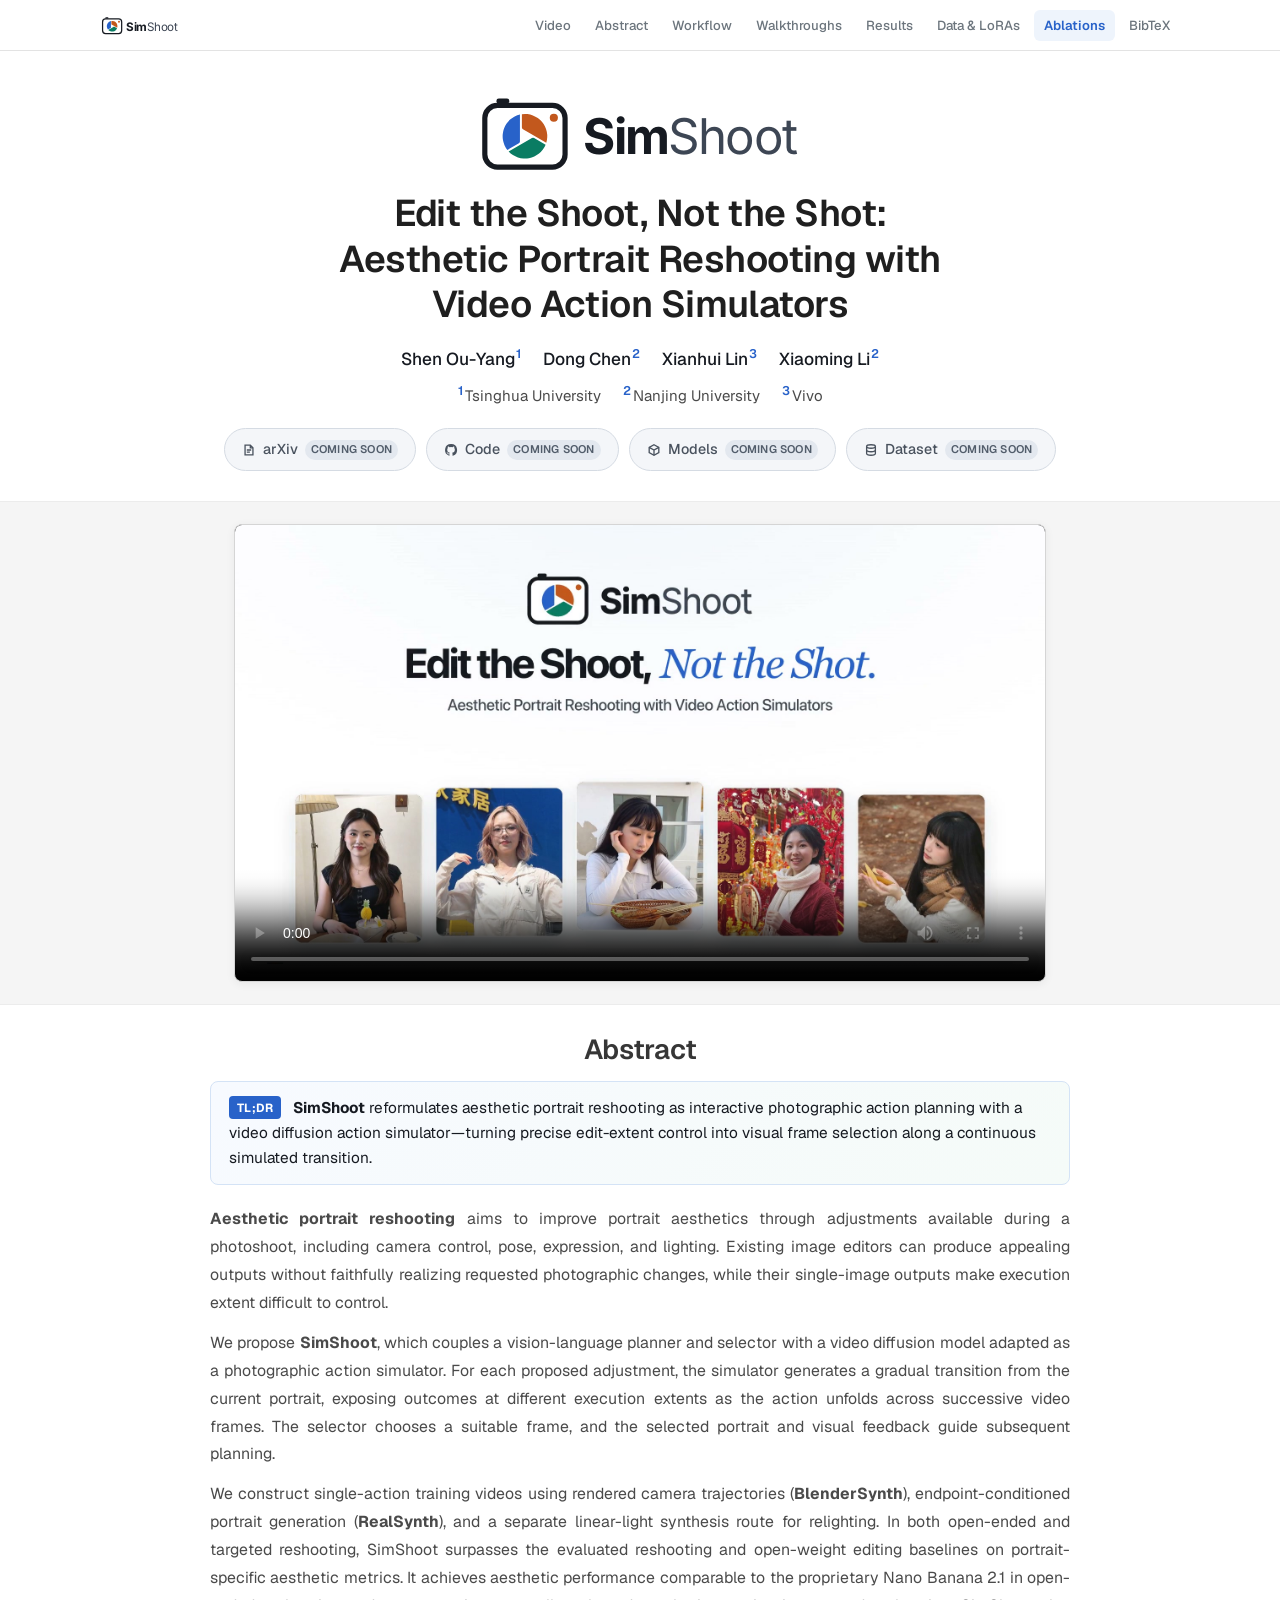
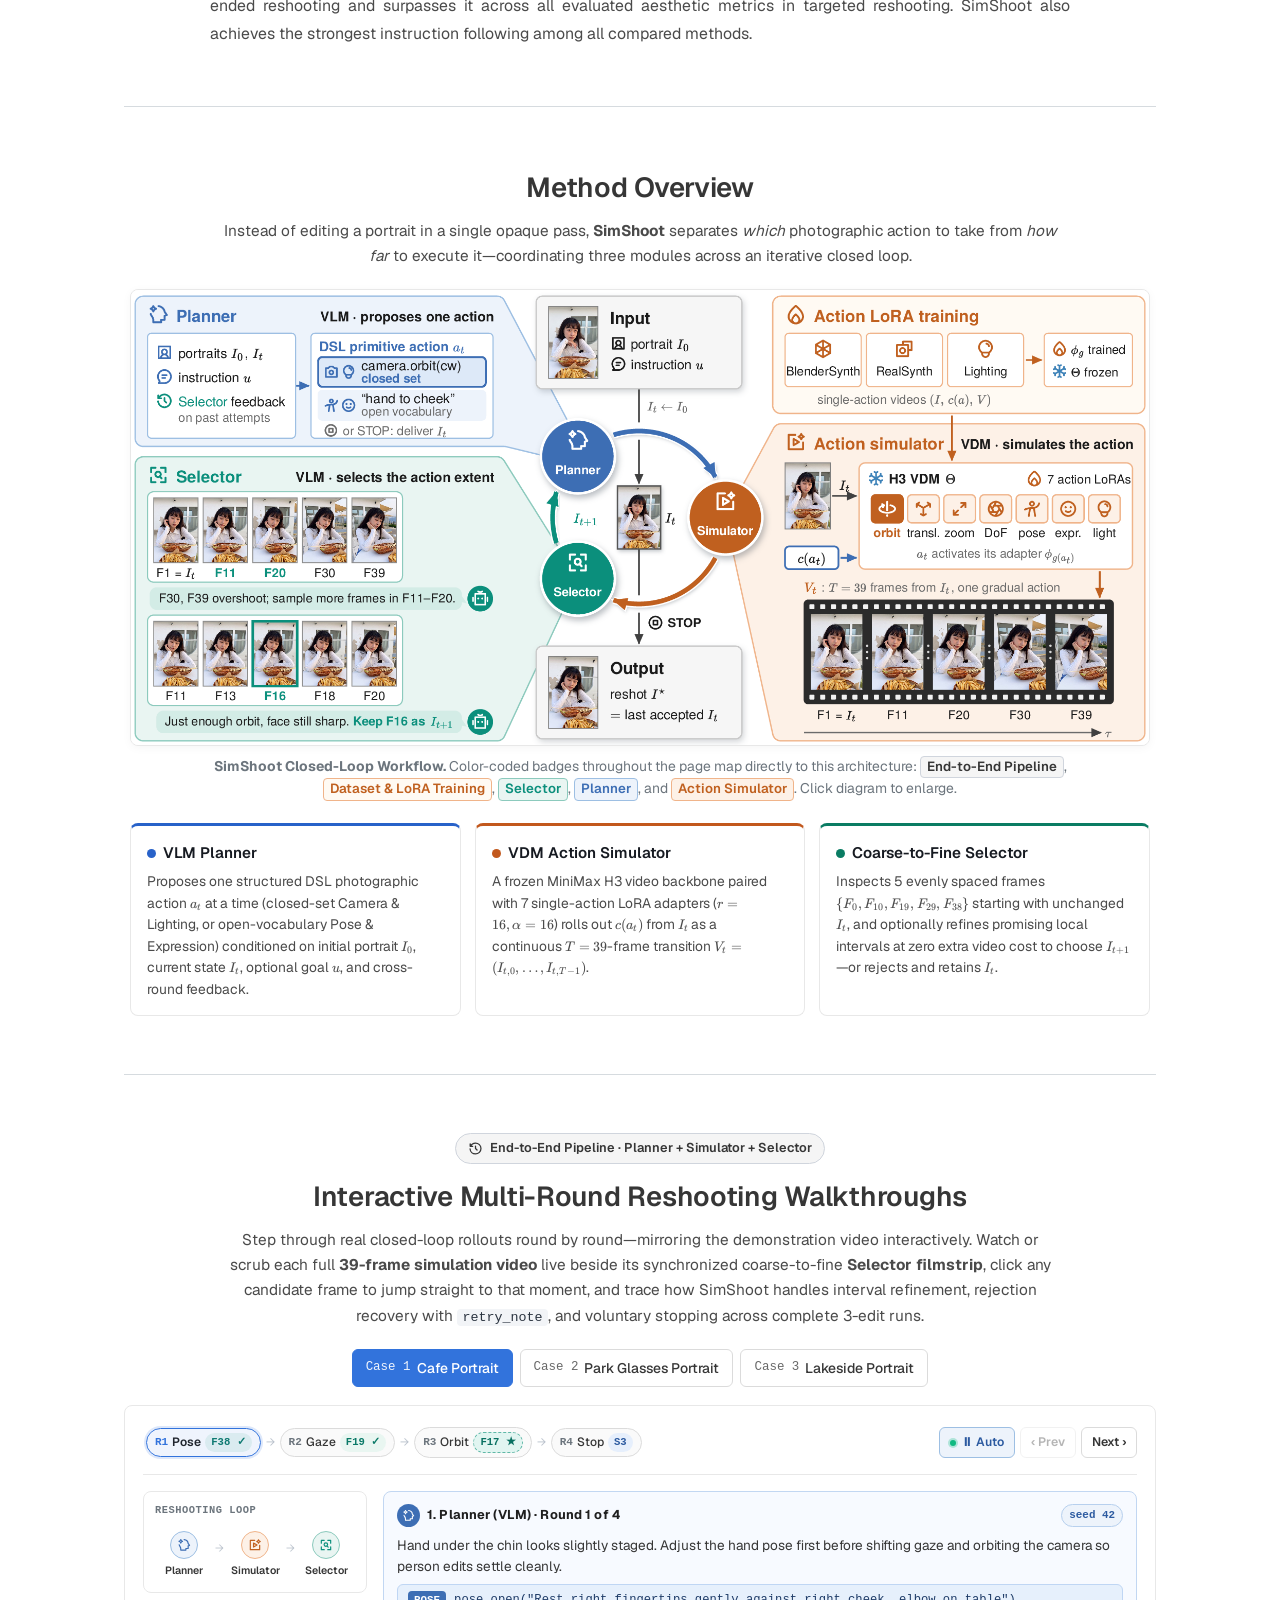
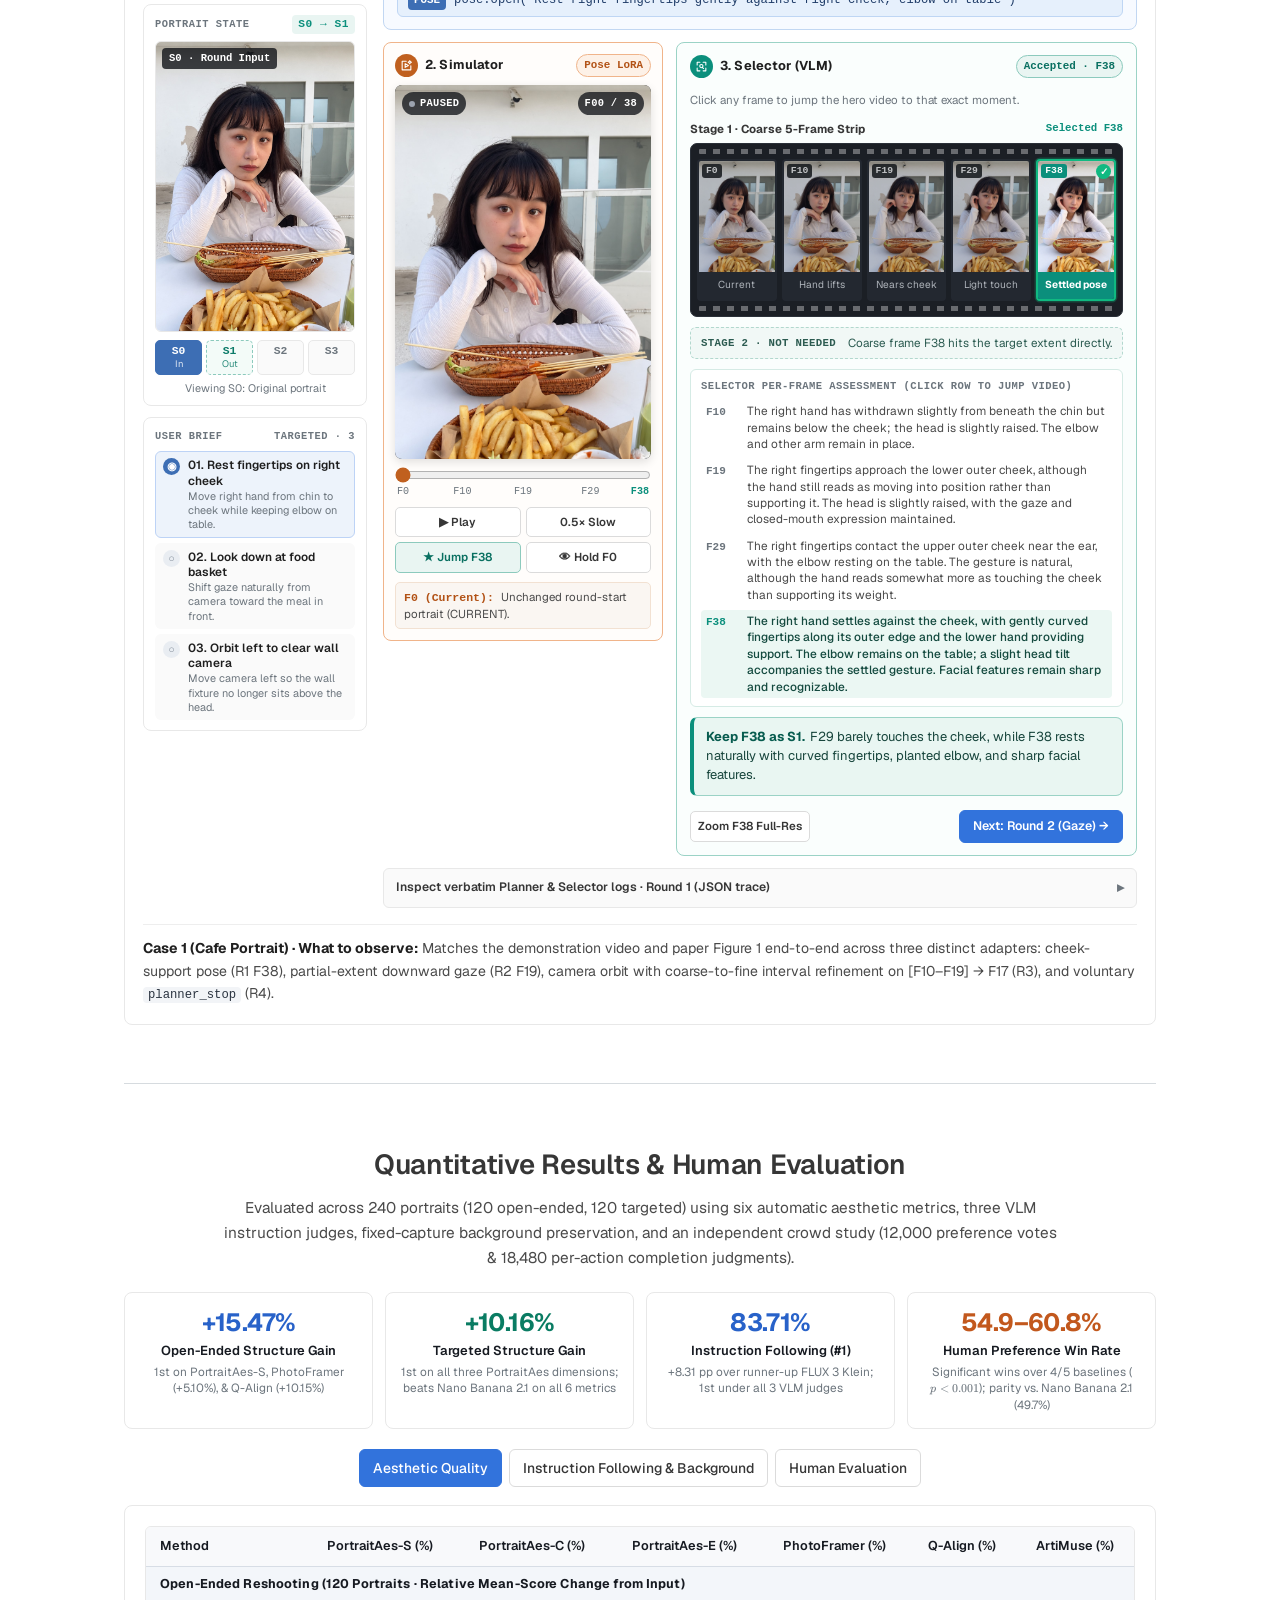
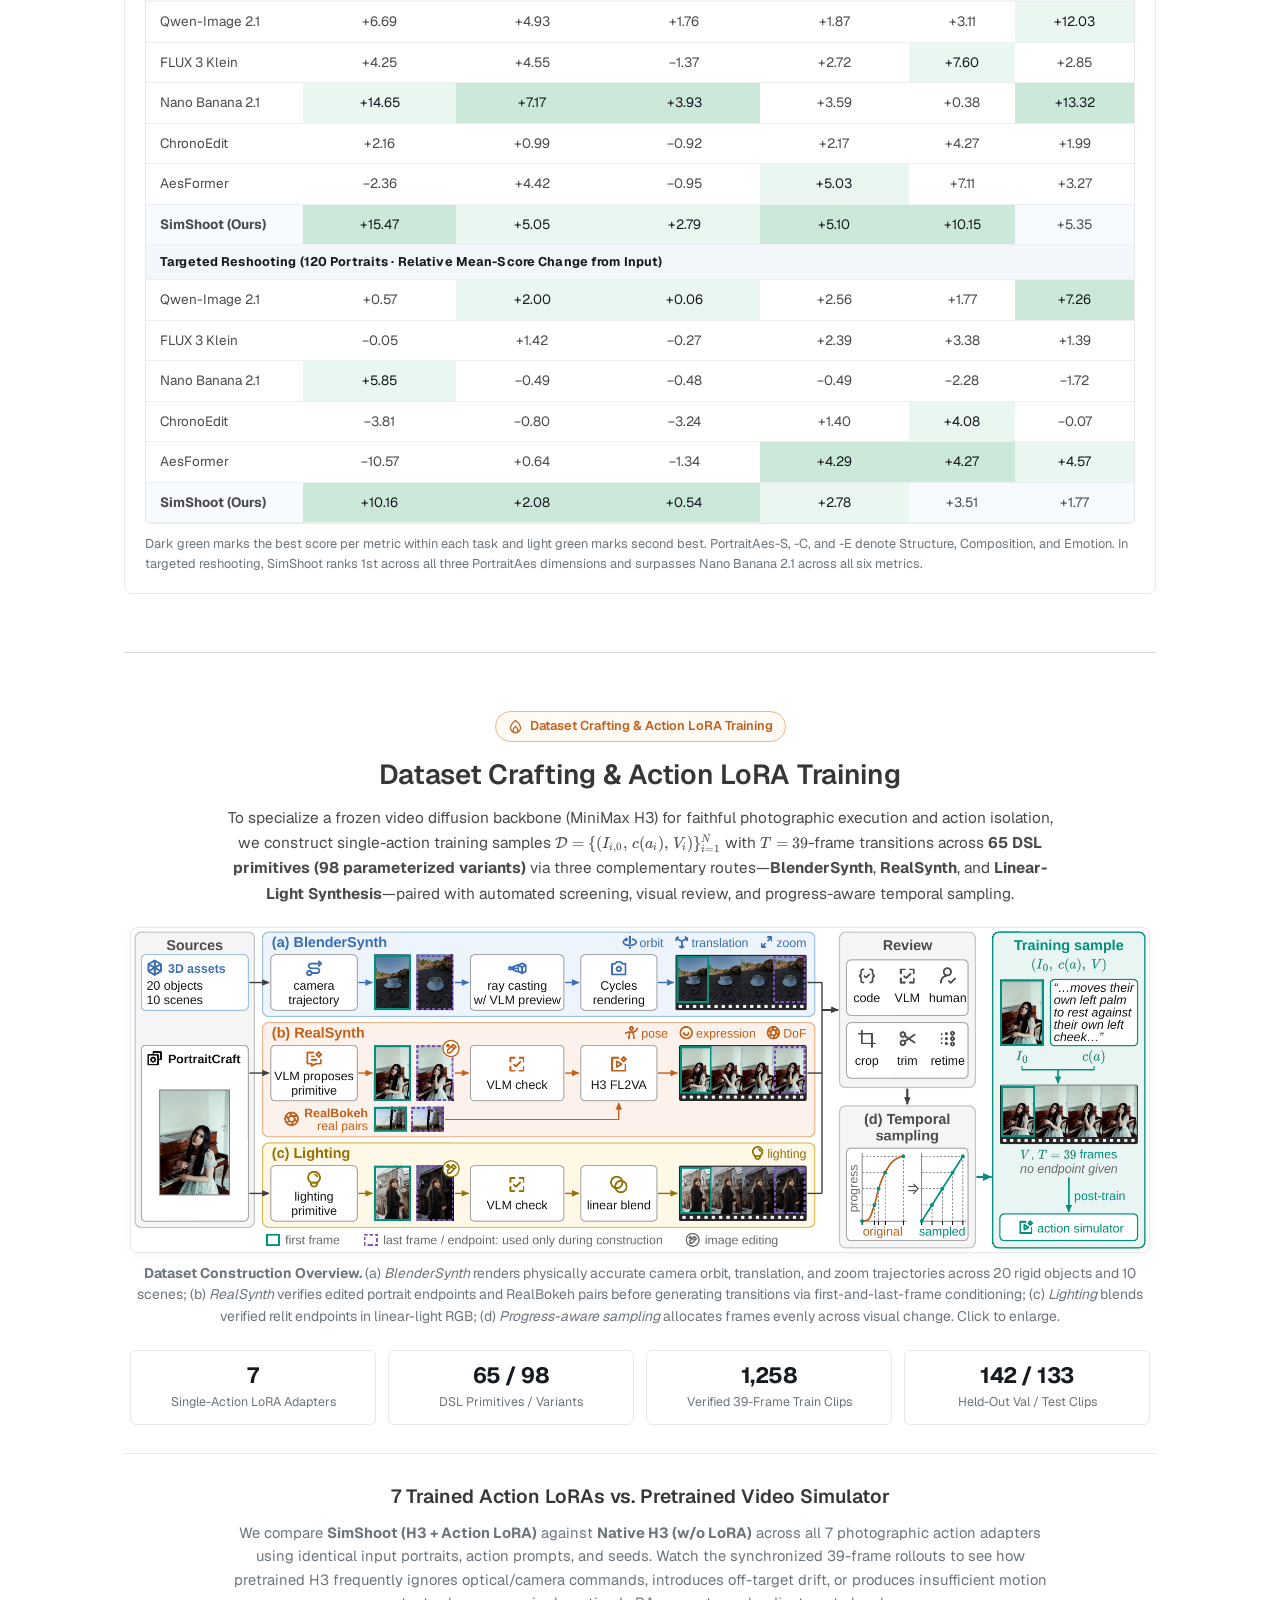
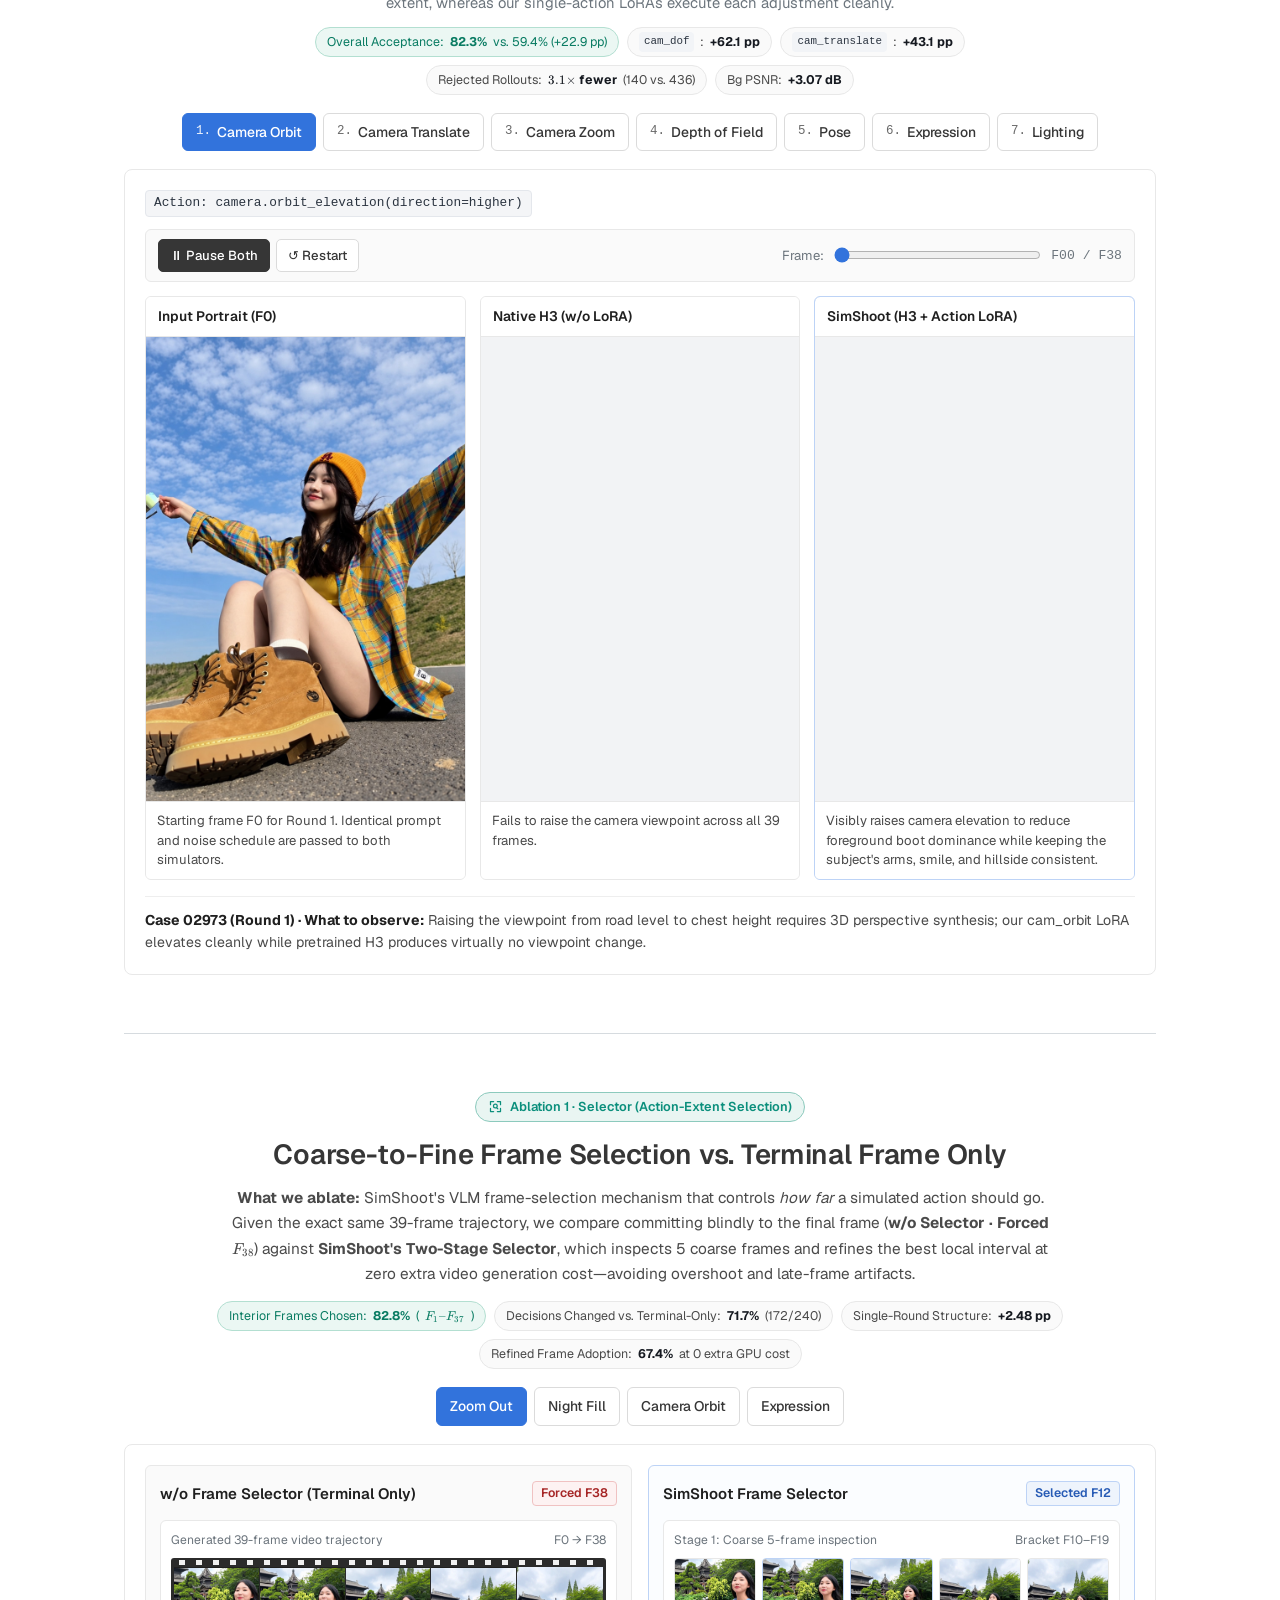
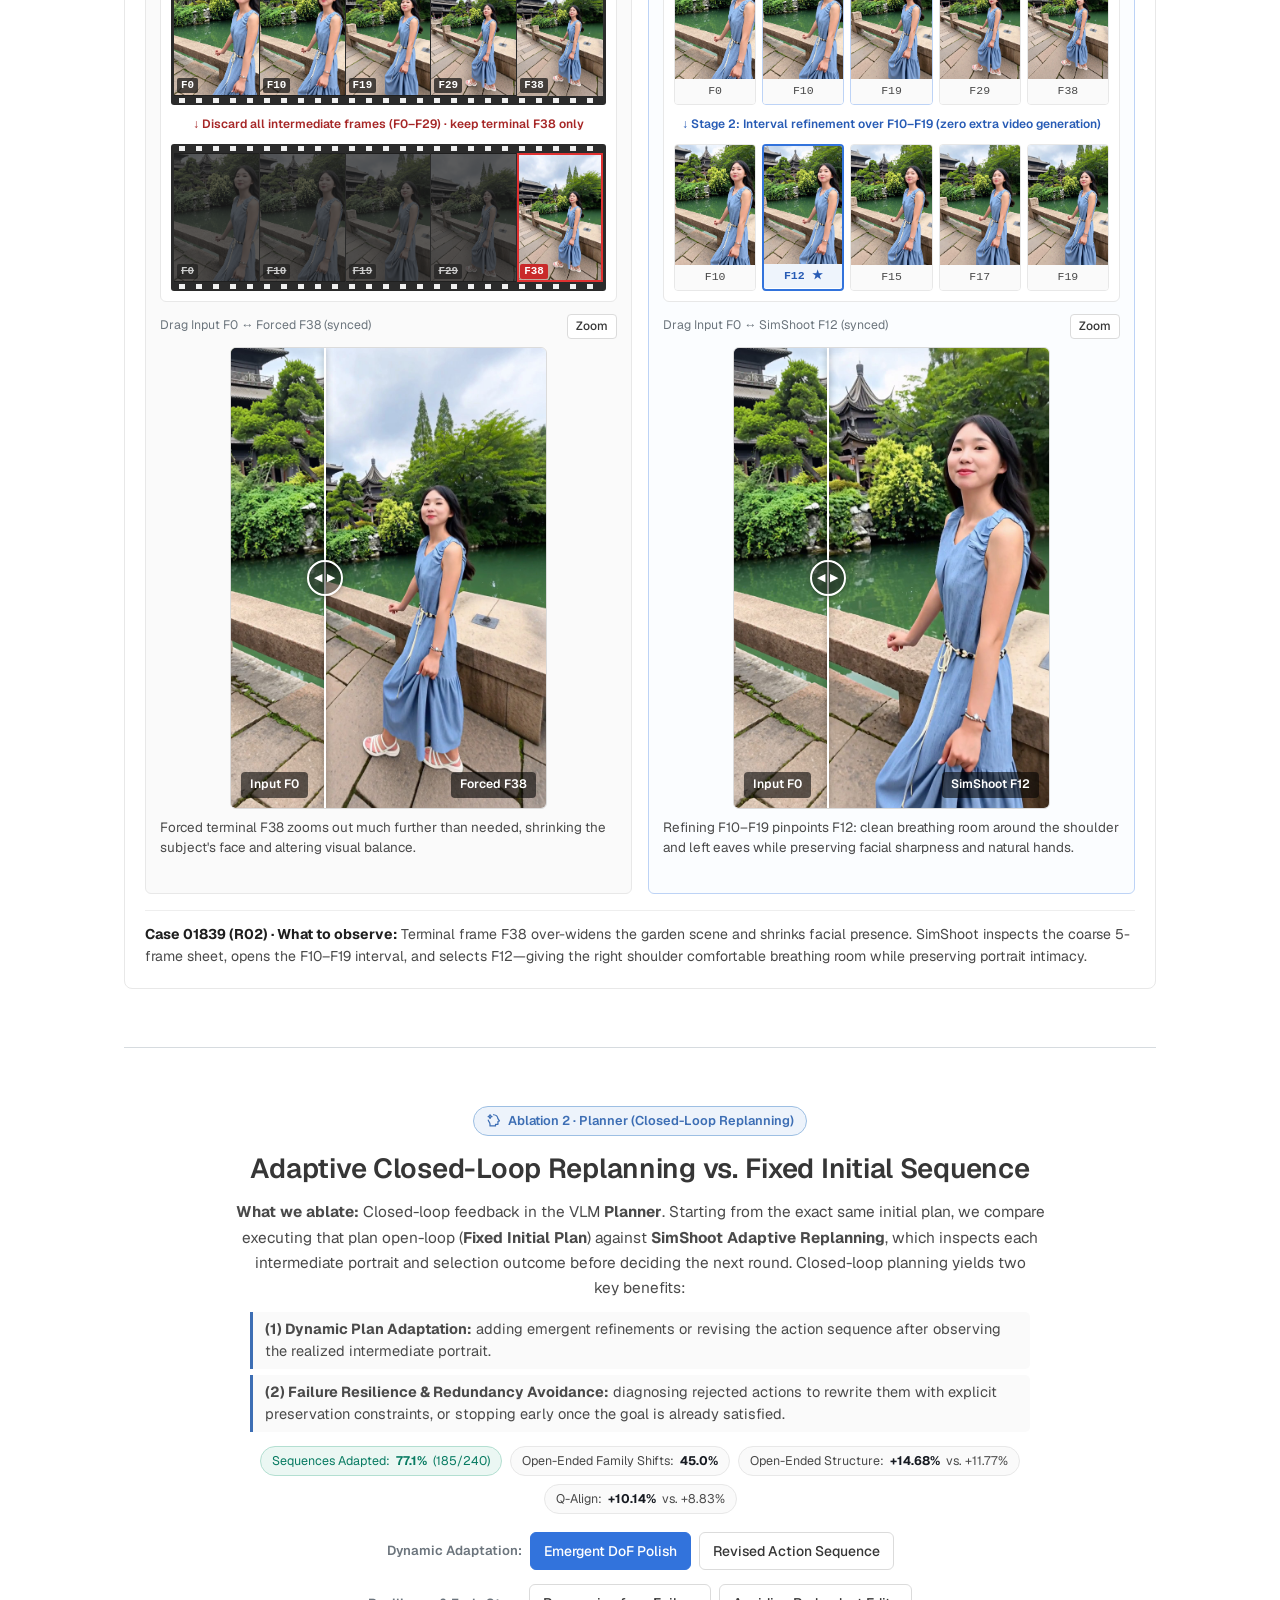
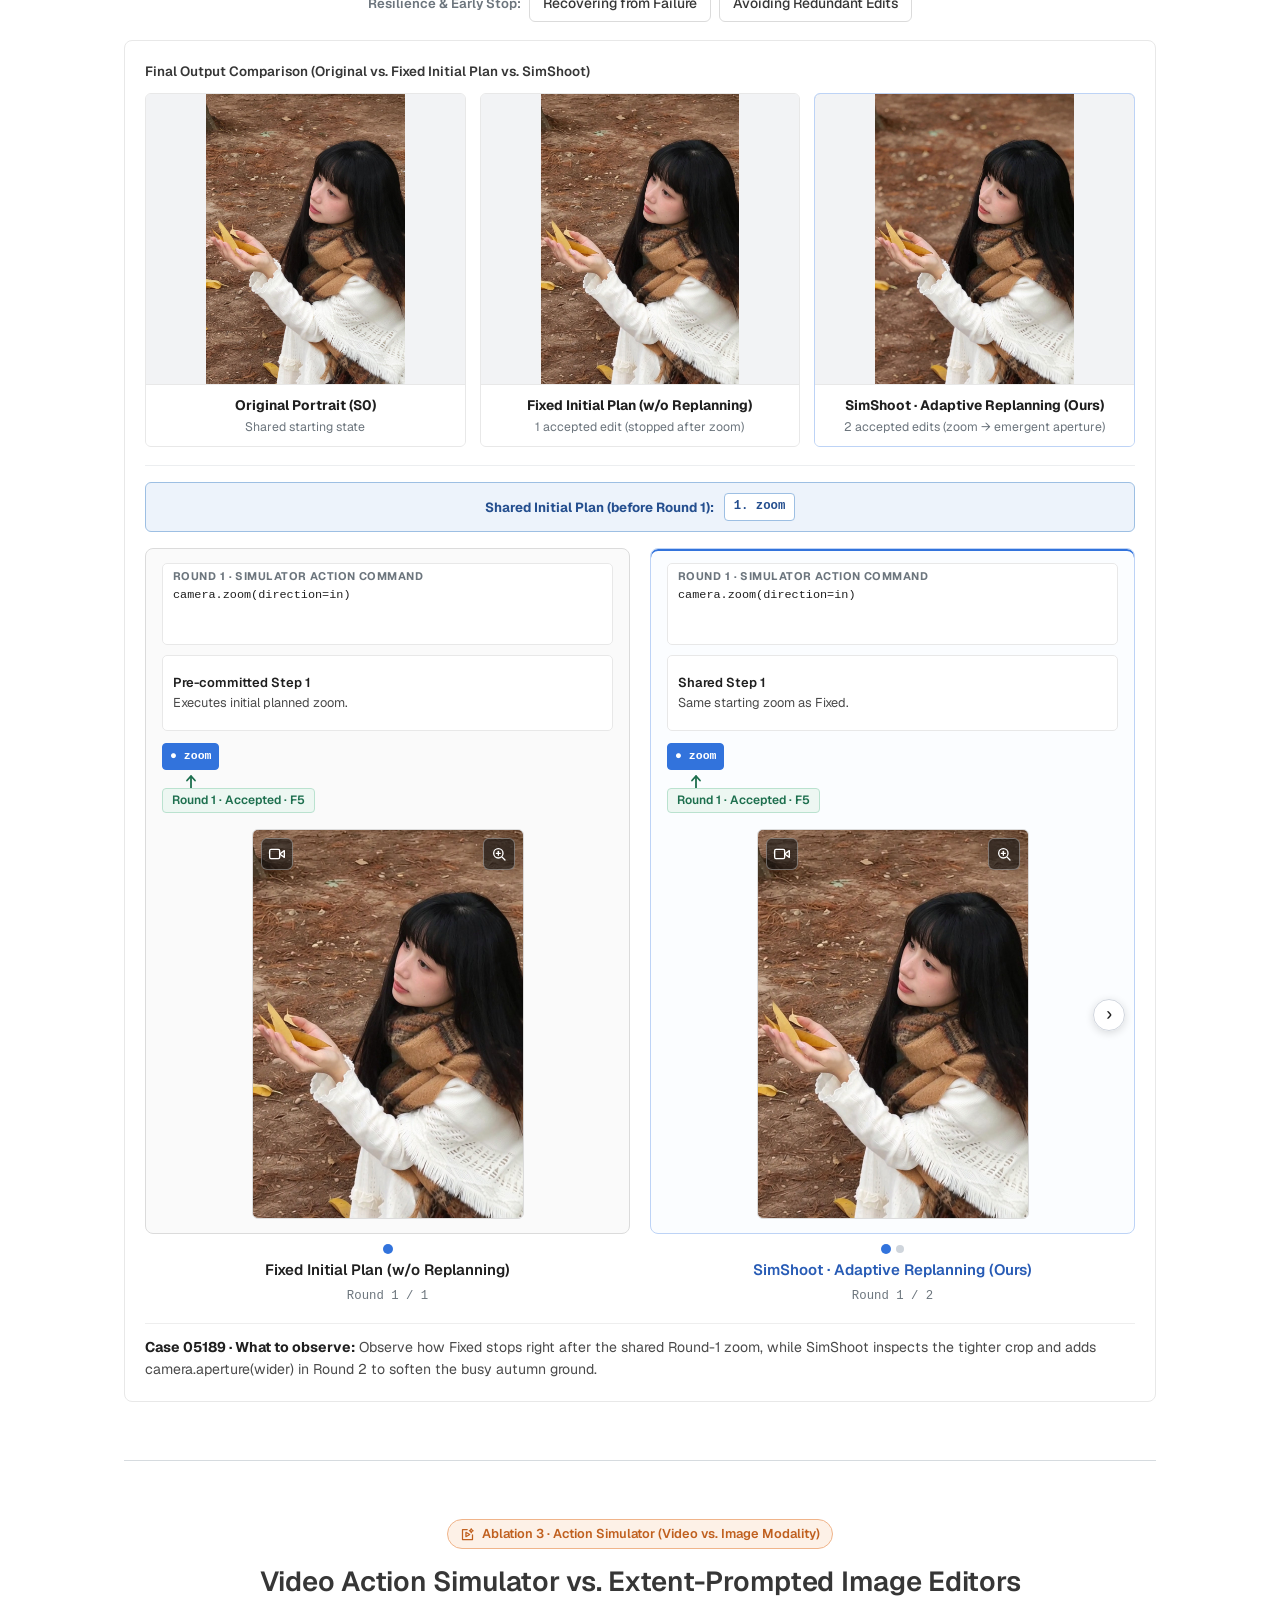
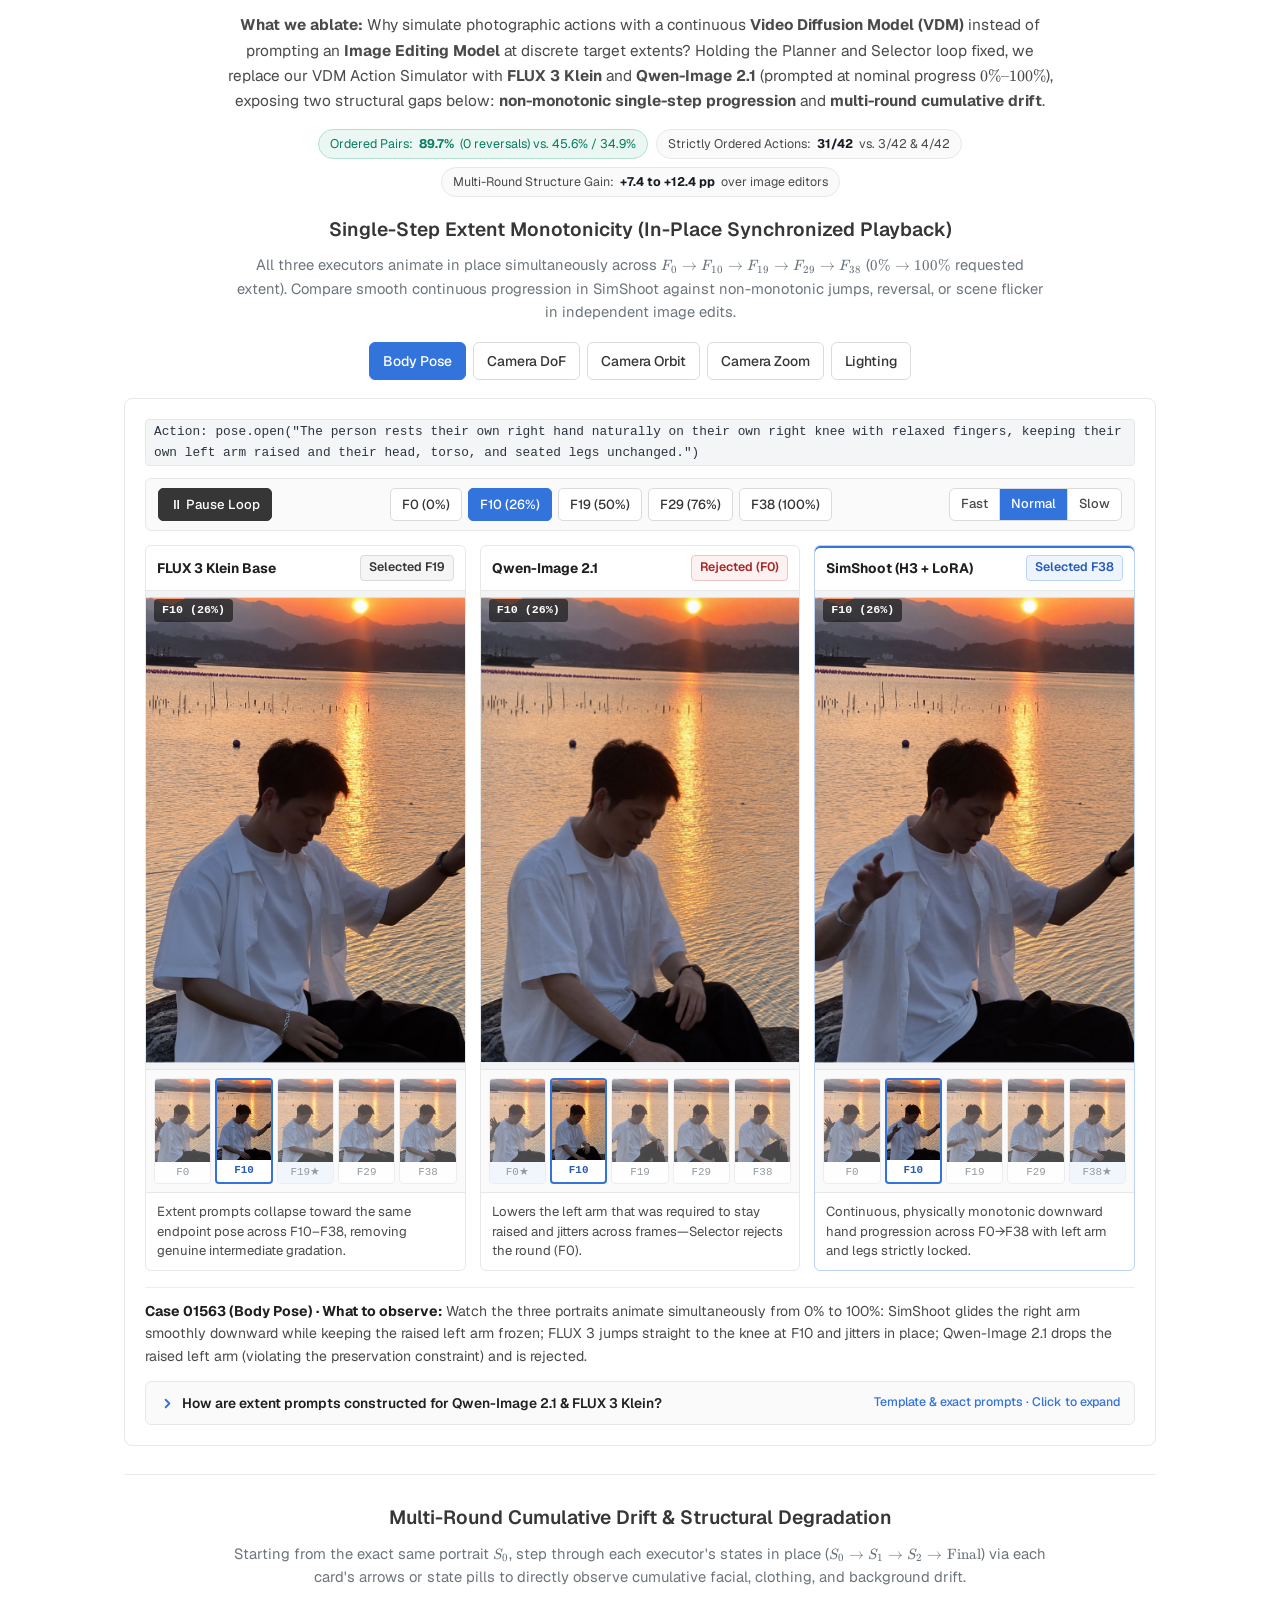
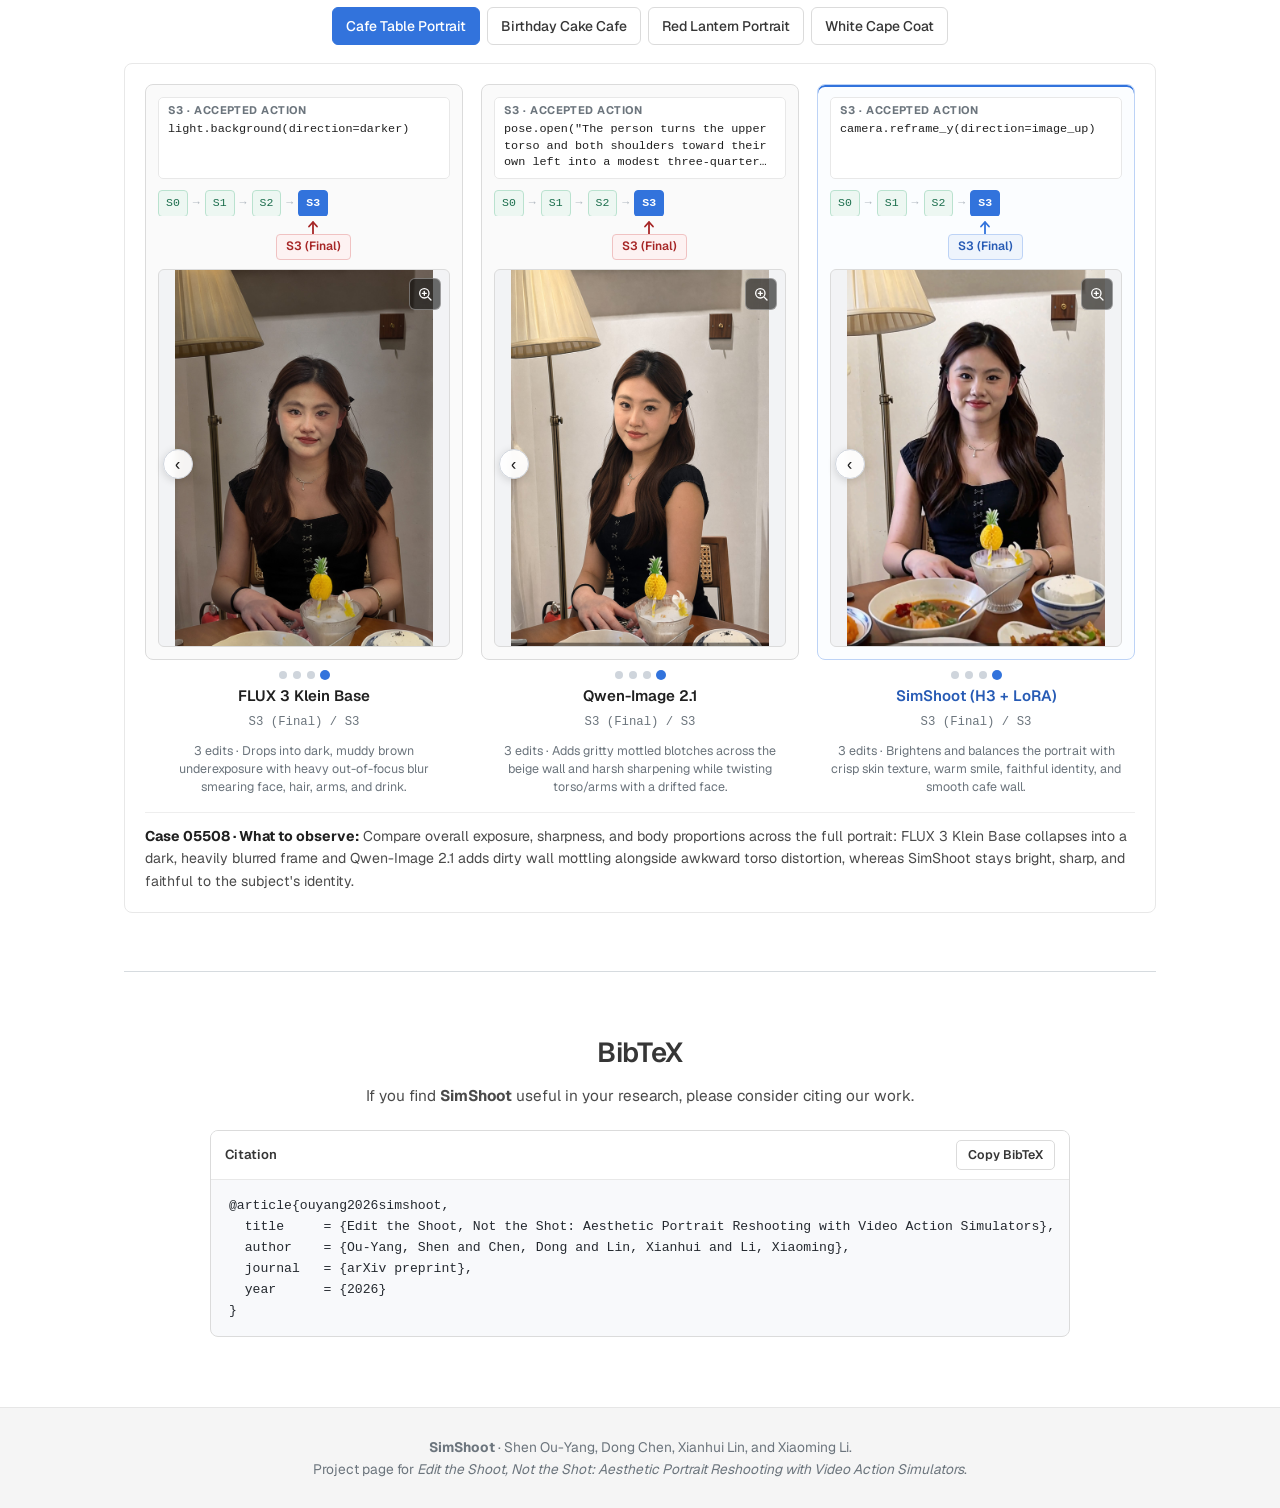
<file: simshoot/index.html>
<!doctype html>
<html lang="en">
<head>
  <meta charset="utf-8">
  <meta name="viewport" content="width=device-width,initial-scale=1">
  <meta name="description" content="SimShoot: Edit the Shoot, Not the Shot — Aesthetic Portrait Reshooting with Video Action Simulators.">
  <title>SimShoot: Edit the Shoot, Not the Shot</title>
  <link rel="canonical" href="https://yunzinan.github.io/simshoot/">
  <meta property="og:type" content="website">
  <meta property="og:site_name" content="SimShoot">
  <meta property="og:title" content="SimShoot: Edit the Shoot, Not the Shot">
  <meta property="og:description" content="Aesthetic Portrait Reshooting with Video Action Simulators — turning precise edit-extent control into visual frame selection along a continuous simulated transition.">
  <meta property="og:url" content="https://yunzinan.github.io/simshoot/">
  <meta property="og:image" content="https://yunzinan.github.io/simshoot/assets/media/og-preview.jpg">
  <meta property="og:image:width" content="1200">
  <meta property="og:image:height" content="630">
  <meta name="twitter:card" content="summary_large_image">
  <meta name="twitter:title" content="SimShoot: Edit the Shoot, Not the Shot">
  <meta name="twitter:description" content="Aesthetic Portrait Reshooting with Video Action Simulators — interactive closed-loop reshooting with 7 single-action LoRA video adapters.">
  <meta name="twitter:image" content="https://yunzinan.github.io/simshoot/assets/media/og-preview.jpg">
  <link rel="icon" href="assets/media/favicon.png" type="image/png">
  <link rel="stylesheet" href="assets/katex/katex.min.css?v=5">
  <link rel="stylesheet" href="assets/style.css?v=5">
  <link rel="stylesheet" href="assets/project.css?v=8">
  <script src="assets/katex/katex.min.js?v=5" defer></script>
  <script src="assets/katex/auto-render.min.js?v=5" defer></script>
  <script src="assets/data.js?v=5" defer></script>
  <script src="assets/app.js?v=5" defer></script>
  <script src="assets/project.js?v=7" defer></script>
</head>
<body>

  <!-- STICKY TOP NAVIGATION -->
  <nav class="sticky-nav" id="sticky-nav" aria-label="Primary sections">
    <div class="sticky-nav-inner">
      <a class="sticky-brand" href="#top" aria-label="SimShoot home">
        <img src="assets/media/simshoot-logo.svg" alt="SimShoot">
      </a>
      <div class="sticky-links" id="sticky-links">
        <a href="#sec-video">Video</a>
        <a href="#sec-abstract">Abstract</a>
        <a href="#sec-method">Workflow</a>
        <a href="#sec-runs">Walkthroughs</a>
        <a href="#sec-results">Results</a>
        <a href="#sec-lora">Data &amp; LoRAs</a>
        <a href="#sec-selector">Ablations</a>
        <a href="#sec-bibtex">BibTeX</a>
      </div>
    </div>
  </nav>

  <!-- PUBLIC ACADEMIC HERO -->
  <header class="hero-header project-hero" id="top">
    <div class="container">
      <div class="hero-brand">
        <img src="assets/media/simshoot-logo.svg" alt="SimShoot" class="hero-logo">
      </div>
      <h1 class="publication-title">
        Edit the Shoot, Not the Shot:<br>
        Aesthetic Portrait Reshooting with<br>
        Video Action Simulators
      </h1>

      <!-- Authors & Affiliations -->
      <div class="author-list" aria-label="Authors">
        <span class="author-item">Shen Ou-Yang<sup class="author-sup">1</sup></span>
        <span class="author-item">Dong Chen<sup class="author-sup">2</sup></span>
        <span class="author-item">Xianhui Lin<sup class="author-sup">3</sup></span>
        <span class="author-item">Xiaoming Li<sup class="author-sup">2</sup></span>
      </div>
      <div class="affiliation-list" aria-label="Affiliations">
        <span class="affiliation-item"><sup>1</sup>Tsinghua University</span>
        <span class="affiliation-item"><sup>2</sup>Nanjing University</span>
        <span class="affiliation-item"><sup>3</sup>Vivo</span>
      </div>

      <!-- Resource Buttons -->
      <div class="resource-links" aria-label="Project resources">
        <span class="pub-btn resource-btn soon" title="arXiv preprint coming soon" aria-disabled="true">
          <svg viewBox="0 0 16 16" fill="none" stroke="currentColor" stroke-width="1.5" aria-hidden="true"><path d="M3.5 2.5h6l3 3v8h-9v-11z"/><path d="M9.5 2.5v3h3"/><path d="M5.5 8h5M5.5 10.5h3.5"/></svg>
          <span>arXiv</span>
          <span class="soon-pill">Coming Soon</span>
        </span>
        <span class="pub-btn resource-btn soon" title="Code repository coming soon" aria-disabled="true">
          <svg viewBox="0 0 16 16" fill="currentColor" aria-hidden="true"><path d="M8 1.2a6.8 6.8 0 0 0-2.15 13.25c.34.06.46-.15.46-.33v-1.26c-1.88.41-2.28-.8-2.28-.8-.31-.78-.75-.99-.75-.99-.62-.42.05-.41.05-.41.68.05 1.04.7 1.04.7.61 1.04 1.59.74 1.98.56.06-.44.24-.74.43-.91-1.5-.17-3.08-.75-3.08-3.34 0-.74.26-1.34.7-1.82-.07-.17-.3-.86.07-1.79 0 0 .57-.18 1.87.69a6.5 6.5 0 0 1 3.4 0c1.3-.87 1.87-.69 1.87-.69.37.93.14 1.62.07 1.79.43.48.7 1.08.7 1.82 0 2.6-1.58 3.17-3.09 3.33.24.21.46.63.46 1.27v1.88c0 .18.12.4.47.33A6.8 6.8 0 0 0 8 1.2Z"/></svg>
          <span>Code</span>
          <span class="soon-pill">Coming Soon</span>
        </span>
        <span class="pub-btn resource-btn soon" title="Pretrained Action LoRA checkpoints coming soon" aria-disabled="true">
          <svg viewBox="0 0 16 16" fill="none" stroke="currentColor" stroke-width="1.5" aria-hidden="true"><path d="M8 2 13.5 5v6L8 14 2.5 11V5L8 2Z"/><path d="M2.5 5 8 8l5.5-3M8 8v6"/></svg>
          <span>Models</span>
          <span class="soon-pill">Coming Soon</span>
        </span>
        <span class="pub-btn resource-btn soon" title="Training dataset pipelines coming soon" aria-disabled="true">
          <svg viewBox="0 0 16 16" fill="none" stroke="currentColor" stroke-width="1.5" aria-hidden="true"><ellipse cx="8" cy="4" rx="5" ry="2"/><path d="M3 4v8c0 1.1 2.24 2 5 2s5-.9 5-2V4"/><path d="M3 8c0 1.1 2.24 2 5 2s5-.9 5-2"/></svg>
          <span>Dataset</span>
          <span class="soon-pill">Coming Soon</span>
        </span>
      </div>
    </div>
  </header>

  <!-- DEMONSTRATION VIDEO BAND -->
  <section class="section-band light" id="sec-video">
    <div class="container narrow">
      <div class="video-frame">
        <video id="method-video" controls playsinline preload="metadata" poster="assets/media/demo-poster.jpg">
          <source src="assets/media/simshoot-demonstration.mp4" type="video/mp4">
        </video>
      </div>
    </div>
  </section>

  <!-- ABSTRACT -->
  <section class="section-band" id="sec-abstract">
    <div class="container">
      <h2 class="section-title">Abstract</h2>
      <div class="tldr-box">
        <span class="tldr-label">TL;DR</span>
        <strong>SimShoot</strong> reformulates aesthetic portrait reshooting as interactive photographic action planning with a video diffusion action simulator&mdash;turning precise edit-extent control into visual frame selection along a continuous simulated transition.
      </div>
      <div class="abstract-body">
        <p>
          <strong>Aesthetic portrait reshooting</strong> aims to improve portrait aesthetics through adjustments available during a photoshoot, including camera control, pose, expression, and lighting.
          Existing image editors can produce appealing outputs without faithfully realizing requested photographic changes, while their single-image outputs make execution extent difficult to control.
        </p>
        <p>
          We propose <strong>SimShoot</strong>, which couples a vision-language planner and selector with a video diffusion model adapted as a photographic action simulator.
          For each proposed adjustment, the simulator generates a gradual transition from the current portrait, exposing outcomes at different execution extents as the action unfolds across successive video frames.
          The selector chooses a suitable frame, and the selected portrait and visual feedback guide subsequent planning.
        </p>
        <p>
          We construct single-action training videos using rendered camera trajectories (<strong>BlenderSynth</strong>), endpoint-conditioned portrait generation (<strong>RealSynth</strong>), and a separate linear-light synthesis route for relighting.
          In both open-ended and targeted reshooting, SimShoot surpasses the evaluated reshooting and open-weight editing baselines on portrait-specific aesthetic metrics.
          It achieves aesthetic performance comparable to the proprietary Nano Banana 2.1 in open-ended reshooting and surpasses it across all evaluated aesthetic metrics in targeted reshooting.
          SimShoot also achieves the strongest instruction following among all compared methods.
        </p>
      </div>
    </div>
  </section>

  <div class="container"><hr class="hr"></div>

  <!-- METHOD OVERVIEW / WORKFLOW -->
  <section class="section-band" id="sec-method">
    <div class="container">
      <h2 class="section-title">Method Overview</h2>
      <p class="section-desc">
        Instead of editing a portrait in a single opaque pass, <strong>SimShoot</strong> separates <em>which</em> photographic action to take from <em>how far</em> to execute it&mdash;coordinating three modules across an iterative closed loop.
      </p>

      <!-- Workflow Figure -->
      <figure class="workflow-figure">
        <button type="button" class="zoom-btn" id="btn-workflow-zoom" aria-label="Zoom SimShoot workflow figure">
          <img src="assets/media/simshoot-workflow.png" alt="SimShoot closed-loop workflow diagram showing Planner, Action Simulator with LoRA training, and Coarse-to-Fine Selector">
        </button>
        <figcaption class="workflow-caption">
          <strong>SimShoot Closed-Loop Workflow.</strong>
          Color-coded badges throughout the page map directly to this architecture:
          <span class="mod-inline mod-full">End-to-End Pipeline</span>,
          <span class="mod-inline mod-train">Dataset &amp; LoRA Training</span>,
          <span class="mod-inline mod-selector">Selector</span>,
          <span class="mod-inline mod-planner">Planner</span>, and
          <span class="mod-inline mod-sim">Action Simulator</span>.
          Click diagram to enlarge.
        </figcaption>
      </figure>

      <!-- 3 Core Module Summary Cards -->
      <div class="method-pills">
        <div class="method-card planner">
          <h3><span class="method-dot"></span>VLM Planner</h3>
          <p>
            Proposes one structured DSL photographic action \(a_t\) at a time (closed-set Camera &amp; Lighting, or open-vocabulary Pose &amp; Expression) conditioned on initial portrait \(I_0\), current state \(I_t\), optional goal \(u\), and cross-round feedback.
          </p>
        </div>
        <div class="method-card simulator">
          <h3><span class="method-dot"></span>VDM Action Simulator</h3>
          <p>
            A frozen MiniMax H3 video backbone paired with 7 single-action LoRA adapters (\(r = 16, \alpha = 16\)) rolls out \(c(a_t)\) from \(I_t\) as a continuous \(T = 39\)-frame transition \(V_t = (I_{t,0}, \dots, I_{t,T-1})\).
          </p>
        </div>
        <div class="method-card selector">
          <h3><span class="method-dot"></span>Coarse-to-Fine Selector</h3>
          <p>
            Inspects 5 evenly spaced frames \(\{F_0, F_{10}, F_{19}, F_{29}, F_{38}\}\) starting with unchanged \(I_t\), and optionally refines promising local intervals at zero extra video cost to choose \(I_{t+1}\)&mdash;or rejects and retains \(I_t\).
          </p>
        </div>
      </div>
    </div>
  </section>

  <div class="container"><hr class="hr"></div>

  <!-- INTERACTIVE MULTI-ROUND RESHOOTING WALKTHROUGHS -->
  <section class="section-band" id="sec-runs">
    <div class="container">
      <div class="module-badge-wrap">
        <span class="module-badge mod-full">
          <svg viewBox="0 0 24 24" fill="none" stroke="currentColor" stroke-width="2" stroke-linecap="round" stroke-linejoin="round" aria-hidden="true"><path d="M3.26416 12.5C3.52329 17.0998 7.33543 20.75 12.0001 20.75C16.8326 20.75 20.7501 16.8325 20.7501 12C20.7501 7.16751 16.8326 3.25 12.0001 3.25C8.41206 3.25 5.32841 5.40967 3.97819 8.5M3.50011 4.5V8.5H7.50011M12.0001 8V12L14.5001 14.5"/></svg>
          <span>End-to-End Pipeline &middot; Planner + Simulator + Selector</span>
        </span>
      </div>
      <h2 class="section-title">Interactive Multi-Round Reshooting Walkthroughs</h2>
      <p class="section-desc">
        Step through real closed-loop rollouts round by round&mdash;mirroring the demonstration video interactively.
        Watch or scrub each full <strong>39-frame simulation video</strong> live beside its synchronized coarse-to-fine <strong>Selector filmstrip</strong>, click any candidate frame to jump straight to that moment, and trace how SimShoot handles interval refinement, rejection recovery with <code>retry_note</code>, and voluntary stopping across complete 3-edit runs.
      </p>
      <div class="tab-bar" id="runs-tabs" role="tablist" aria-label="Select complete run"></div>
      <div id="runs-stage"></div>
    </div>
  </section>

  <div class="container"><hr class="hr"></div>

  <!-- QUANTITATIVE & HUMAN EVALUATION RESULTS -->
  <section class="section-band" id="sec-results">
    <div class="container">
      <h2 class="section-title">Quantitative Results &amp; Human Evaluation</h2>
      <p class="section-desc">
        Evaluated across 240 portraits (120 open-ended, 120 targeted) using six automatic aesthetic metrics, three VLM instruction judges, fixed-capture background preservation, and an independent crowd study (12,000 preference votes &amp; 18,480 per-action completion judgments).
      </p>

      <!-- Highlight KPI Cards -->
      <div class="kpi-grid">
        <div class="kpi-card">
          <div class="kpi-val">+15.47%</div>
          <div class="kpi-label">Open-Ended Structure Gain</div>
          <div class="kpi-sub">1st on PortraitAes-S, PhotoFramer (+5.10%), &amp; Q-Align (+10.15%)</div>
        </div>
        <div class="kpi-card emerald">
          <div class="kpi-val">+10.16%</div>
          <div class="kpi-label">Targeted Structure Gain</div>
          <div class="kpi-sub">1st on all three PortraitAes dimensions; beats Nano Banana 2.1 on all 6 metrics</div>
        </div>
        <div class="kpi-card">
          <div class="kpi-val">83.71%</div>
          <div class="kpi-label">Instruction Following (#1)</div>
          <div class="kpi-sub">+8.31 pp over runner-up FLUX 3 Klein; 1st under all 3 VLM judges</div>
        </div>
        <div class="kpi-card terra">
          <div class="kpi-val">54.9–60.8%</div>
          <div class="kpi-label">Human Preference Win Rate</div>
          <div class="kpi-sub">Significant wins over 4/5 baselines (\(p &lt; 0.001\)); parity vs. Nano Banana 2.1 (49.7%)</div>
        </div>
      </div>

      <div id="results-root"></div>
    </div>
  </section>

  <div class="container"><hr class="hr"></div>

  <!-- DATASET CRAFTING & ACTION LORA TRAINING -->
  <section class="section-band" id="sec-lora">
    <div class="container" id="sec-dataset">
      <div class="module-badge-wrap">
        <span class="module-badge mod-train">
          <svg viewBox="0 0 24 24" fill="none" stroke="currentColor" stroke-width="2" stroke-linecap="round" stroke-linejoin="round" aria-hidden="true"><path d="M12 22C16.4183 22 20 18.6048 20 14.4167C20 8.45833 12 2.5 12 2.5C12 2.5 4 8.45833 4 14.4167C4 18.6048 7.58173 22 12 22ZM12 22C14.2091 22 16 20.2589 16 18.1111C16 15.0556 12 12 12 12C12 12 8 15.0556 8 18.1111C8 20.2589 9.79086 22 12 22Z"/></svg>
          <span>Dataset Crafting &amp; Action LoRA Training</span>
        </span>
      </div>
      <h2 class="section-title">Dataset Crafting &amp; Action LoRA Training</h2>
      <p class="section-desc">
        To specialize a frozen video diffusion backbone (MiniMax H3) for faithful photographic execution and action isolation, we construct single-action training samples \(\mathcal{D} = \{(I_{i,0},\, c(a_i),\, V_i)\}_{i=1}^{N}\) with \(T = 39\)-frame transitions across <strong>65 DSL primitives (98 parameterized variants)</strong> via three complementary routes&mdash;<strong>BlenderSynth</strong>, <strong>RealSynth</strong>, and <strong>Linear-Light Synthesis</strong>&mdash;paired with automated screening, visual review, and progress-aware temporal sampling.
      </p>

      <figure class="workflow-figure">
        <button type="button" class="zoom-btn" id="btn-dataset-zoom" aria-label="Zoom SimShoot dataset construction figure">
          <img src="assets/media/simshoot-dataset.png" alt="Dataset construction overview showing BlenderSynth camera trajectories, RealSynth endpoint-conditioned generation, direct linear-light relighting synthesis, and progress-aware sampling">
        </button>
        <figcaption class="workflow-caption">
          <strong>Dataset Construction Overview.</strong>
          (a) <em>BlenderSynth</em> renders physically accurate camera orbit, translation, and zoom trajectories across 20 rigid objects and 10 scenes;
          (b) <em>RealSynth</em> verifies edited portrait endpoints and RealBokeh pairs before generating transitions via first-and-last-frame conditioning;
          (c) <em>Lighting</em> blends verified relit endpoints in linear-light RGB;
          (d) <em>Progress-aware sampling</em> allocates frames evenly across visual change. Click to enlarge.
        </figcaption>
      </figure>

      <div class="dataset-stats-grid" aria-label="Dataset summary statistics">
        <div class="stat-mini">
          <div class="stat-mini-val">7</div>
          <div class="stat-mini-lbl">Single-Action LoRA Adapters</div>
        </div>
        <div class="stat-mini">
          <div class="stat-mini-val">65 / 98</div>
          <div class="stat-mini-lbl">DSL Primitives / Variants</div>
        </div>
        <div class="stat-mini">
          <div class="stat-mini-val">1,258</div>
          <div class="stat-mini-lbl">Verified 39-Frame Train Clips</div>
        </div>
        <div class="stat-mini">
          <div class="stat-mini-val">142 / 133</div>
          <div class="stat-mini-lbl">Held-Out Val / Test Clips</div>
        </div>
      </div>

      <hr class="hr subtle">

      <div class="subsection" id="sec-lora-eval">
        <h3 class="subsection-title">7 Trained Action LoRAs vs. Pretrained Video Simulator</h3>
        <p class="subsection-desc">
          We compare <strong>SimShoot (H3 + Action LoRA)</strong> against <strong>Native H3 (w/o LoRA)</strong> across all 7 photographic action adapters using identical input portraits, action prompts, and seeds.
          Watch the synchronized 39-frame rollouts to see how pretrained H3 frequently ignores optical/camera commands, introduces off-target drift, or produces insufficient motion extent, whereas our single-action LoRAs execute each adjustment cleanly.
        </p>
        <div class="ablation-metrics-strip">
          <span class="ab-pill accent">Overall Acceptance: <strong>82.3%</strong> vs. 59.4% (+22.9 pp)</span>
          <span class="ab-pill"><code>cam_dof</code>: <strong>+62.1 pp</strong></span>
          <span class="ab-pill"><code>cam_translate</code>: <strong>+43.1 pp</strong></span>
          <span class="ab-pill">Rejected Rollouts: <strong>\(3.1\times\) fewer</strong> (140 vs. 436)</span>
          <span class="ab-pill">Bg PSNR: <strong>+3.07 dB</strong></span>
        </div>
        <div class="tab-bar" id="lora-tabs" role="tablist" aria-label="Select action adapter"></div>
        <div id="lora-stage"></div>
      </div>
    </div>
  </section>

  <div class="container"><hr class="hr"></div>

  <!-- ABLATION 1: FRAME SELECTOR -->
  <section class="section-band" id="sec-selector">
    <div class="container">
      <div class="module-badge-wrap">
        <span class="module-badge mod-selector">
          <svg viewBox="0 0 24 24" fill="none" stroke="currentColor" stroke-width="2" stroke-linecap="round" stroke-linejoin="round" aria-hidden="true"><path d="M4 9V4H9M20 9V4H15M4 15V20H9M20 15V20H15M13.6035 13.6035L15.75 15.75M14.75 11.25C14.75 12.9069 13.4069 14.25 11.75 14.25C10.0931 14.25 8.75 12.9069 8.75 11.25C8.75 9.59315 10.0931 8.25 11.75 8.25C13.4069 8.25 14.75 9.59315 14.75 11.25Z"/></svg>
          <span>Ablation 1 &middot; Selector (Action-Extent Selection)</span>
        </span>
      </div>
      <h2 class="section-title">Coarse-to-Fine Frame Selection vs. Terminal Frame Only</h2>
      <p class="section-desc">
        <strong>What we ablate:</strong> SimShoot's VLM frame-selection mechanism that controls <em>how far</em> a simulated action should go.
        Given the exact same 39-frame trajectory, we compare committing blindly to the final frame (<strong>w/o Selector &middot; Forced \(F_{38}\)</strong>) against <strong>SimShoot's Two-Stage Selector</strong>, which inspects 5 coarse frames and refines the best local interval at zero extra video generation cost&mdash;avoiding overshoot and late-frame artifacts.
      </p>
      <div class="ablation-metrics-strip">
        <span class="ab-pill accent">Interior Frames Chosen: <strong>82.8%</strong> (\(F_1\text{--}F_{37}\))</span>
        <span class="ab-pill">Decisions Changed vs. Terminal-Only: <strong>71.7%</strong> (172/240)</span>
        <span class="ab-pill">Single-Round Structure: <strong>+2.48 pp</strong></span>
        <span class="ab-pill">Refined Frame Adoption: <strong>67.4%</strong> at 0 extra GPU cost</span>
      </div>
      <div class="tab-bar" id="b2-tabs" role="tablist" aria-label="Select frame-selection case"></div>
      <div id="b2-stage"></div>
    </div>
  </section>

  <div class="container"><hr class="hr"></div>

  <!-- ABLATION 2: ADAPTIVE REPLANNING -->
  <section class="section-band" id="sec-replan">
    <div class="container">
      <div class="module-badge-wrap">
        <span class="module-badge mod-planner">
          <svg viewBox="0 0 24 24" fill="none" stroke="currentColor" stroke-width="2" stroke-linecap="round" stroke-linejoin="round" aria-hidden="true"><path d="M12.2003 2.79553C15.8175 3.1709 18.6855 5.82178 19.0824 9.15718L21.5001 12.6499L19.132 13.5693V18.0499H15.224V20.7499H6.43108V18.2662C6.43108 14.5352 4.2549 14.4032 3.65283 11.5568M6.5 2.75L6.8395 3.47746C7.23684 4.32882 7.92118 5.01316 8.77254 5.4105L9.5 5.75L8.77254 6.0895C7.92118 6.48684 7.23684 7.17118 6.83951 8.02254L6.5 8.75L6.1605 8.02254C5.76316 7.17118 5.07882 6.48684 4.22746 6.08951L3.5 5.75L4.22746 5.4105C5.07882 5.01316 5.76316 4.32882 6.1605 3.47746L6.5 2.75Z"/></svg>
          <span>Ablation 2 &middot; Planner (Closed-Loop Replanning)</span>
        </span>
      </div>
      <h2 class="section-title">Adaptive Closed-Loop Replanning vs. Fixed Initial Sequence</h2>
      <div class="section-desc">
        <p>
          <strong>What we ablate:</strong> Closed-loop feedback in the VLM <strong>Planner</strong>.
          Starting from the exact same initial plan, we compare executing that plan open-loop (<strong>Fixed Initial Plan</strong>) against <strong>SimShoot Adaptive Replanning</strong>, which inspects each intermediate portrait and selection outcome before deciding the next round. Closed-loop planning yields two key benefits:
        </p>
        <ul class="desc-points">
          <li><strong>(1) Dynamic Plan Adaptation:</strong> adding emergent refinements or revising the action sequence after observing the realized intermediate portrait.</li>
          <li><strong>(2) Failure Resilience &amp; Redundancy Avoidance:</strong> diagnosing rejected actions to rewrite them with explicit preservation constraints, or stopping early once the goal is already satisfied.</li>
        </ul>
      </div>
      <div class="ablation-metrics-strip">
        <span class="ab-pill accent">Sequences Adapted: <strong>77.1%</strong> (185/240)</span>
        <span class="ab-pill">Open-Ended Family Shifts: <strong>45.0%</strong></span>
        <span class="ab-pill">Open-Ended Structure: <strong>+14.68%</strong> vs. +11.77%</span>
        <span class="ab-pill">Q-Align: <strong>+10.14%</strong> vs. +8.83%</span>
      </div>
      <div class="grouped-tabs" id="b3-tabs" role="tablist" aria-label="Select replanning case"></div>
      <div id="b3-stage"></div>
    </div>
  </section>

  <div class="container"><hr class="hr"></div>

  <!-- ABLATION 3: VIDEO SIMULATOR VS. IMAGE EDITORS -->
  <section class="section-band" id="sec-executor">
    <div class="container">
      <div class="module-badge-wrap">
        <span class="module-badge mod-sim">
          <svg viewBox="0 0 24 24" fill="none" stroke="currentColor" stroke-width="2" stroke-linecap="round" stroke-linejoin="round" aria-hidden="true"><path d="M11.5312 4H4V20H20V12.4688M15.5 12L9.5 15.5L9.5 8.5L15.5 12ZM18 3L18.3395 3.72746C18.7368 4.57882 19.4212 5.26316 20.2725 5.6605L21 6L20.2725 6.3395C19.4212 6.73684 18.7368 7.42118 18.3395 8.27254L18 9L17.6605 8.27254C17.2632 7.42118 16.5788 6.73684 15.7275 6.33951L15 6L15.7275 5.6605C16.5788 5.26316 17.2632 4.57882 17.6605 3.72746L18 3Z"/></svg>
          <span>Ablation 3 &middot; Action Simulator (Video vs. Image Modality)</span>
        </span>
      </div>
      <h2 class="section-title">Video Action Simulator vs. Extent-Prompted Image Editors</h2>
      <p class="section-desc">
        <strong>What we ablate:</strong> Why simulate photographic actions with a continuous <strong>Video Diffusion Model (VDM)</strong> instead of prompting an <strong>Image Editing Model</strong> at discrete target extents?
        Holding the Planner and Selector loop fixed, we replace our VDM Action Simulator with <strong>FLUX 3 Klein</strong> and <strong>Qwen-Image 2.1</strong> (prompted at nominal progress \(0\%\text{--}100\%\)), exposing two structural gaps below: <strong>non-monotonic single-step progression</strong> and <strong>multi-round cumulative drift</strong>.
      </p>
      <div class="ablation-metrics-strip">
        <span class="ab-pill accent">Ordered Pairs: <strong>89.7%</strong> (0 reversals) vs. 45.6% / 34.9%</span>
        <span class="ab-pill">Strictly Ordered Actions: <strong>31/42</strong> vs. 3/42 &amp; 4/42</span>
        <span class="ab-pill">Multi-Round Structure Gain: <strong>+7.4 to +12.4 pp</strong> over image editors</span>
      </div>

      <!-- 3.1 Single-Step Monotonicity -->
      <div class="subsection" id="sec-executor-mono">
        <h3 class="subsection-title">Single-Step Extent Monotonicity (In-Place Synchronized Playback)</h3>
        <p class="subsection-desc">
          All three executors animate in place simultaneously across \(F_0 \to F_{10} \to F_{19} \to F_{29} \to F_{38}\) (\(0\% \to 100\%\) requested extent).
          Compare smooth continuous progression in SimShoot against non-monotonic jumps, reversal, or scene flicker in independent image edits.
        </p>
        <div class="tab-bar" id="b4a-tabs" role="tablist" aria-label="Select single-step action"></div>
        <div id="b4a-stage"></div>
      </div>

      <hr class="hr subtle">

      <!-- 3.2 Multi-Round Cumulative Drift -->
      <div class="subsection" id="sec-executor-drift">
        <h3 class="subsection-title">Multi-Round Cumulative Drift &amp; Structural Degradation</h3>
        <p class="subsection-desc">
          Starting from the exact same portrait \(S_0\), step through each executor's states in place (\(S_0 \to S_1 \to S_2 \to \text{Final}\)) via each card's arrows or state pills to directly observe cumulative facial, clothing, and background drift.
        </p>
        <div class="tab-bar" id="b4b-tabs" role="tablist" aria-label="Select multi-round trajectory"></div>
        <div id="b4b-stage"></div>
      </div>
    </div>
  </section>

  <div class="container"><hr class="hr"></div>

  <!-- BIBTEX CITATION -->
  <section class="section-band" id="sec-bibtex">
    <div class="container">
      <h2 class="section-title">BibTeX</h2>
      <p class="section-desc">
        If you find <strong>SimShoot</strong> useful in your research, please consider citing our work.
      </p>
      <div class="bibtex-box">
        <div class="bibtex-head">
          <span>Citation</span>
          <button type="button" class="copy-btn" id="btn-copy-bibtex">Copy BibTeX</button>
        </div>
        <pre class="bibtex-pre" id="bibtex-code">@article{ouyang2026simshoot,
  title     = {Edit the Shoot, Not the Shot: Aesthetic Portrait Reshooting with Video Action Simulators},
  author    = {Ou-Yang, Shen and Chen, Dong and Lin, Xianhui and Li, Xiaoming},
  journal   = {arXiv preprint},
  year      = {2026}
}</pre>
      </div>
    </div>
  </section>

  <!-- FOOTER -->
  <footer class="site-footer">
    <div class="container narrow">
      <p>
        <strong>SimShoot</strong> &middot; Shen Ou-Yang, Dong Chen, Xianhui Lin, and Xiaoming Li.<br>
        Project page for <em>Edit the Shoot, Not the Shot: Aesthetic Portrait Reshooting with Video Action Simulators</em>.
      </p>
    </div>
  </footer>

  <a href="#top" class="back-top" id="back-top" aria-label="Back to top">&uarr; Top</a>

  <!-- Image Lightbox Modal -->
  <dialog id="lightbox" class="lb-dialog" aria-labelledby="lb-title">
    <div class="lb-head">
      <span id="lb-title" class="lb-title">Preview</span>
      <div class="lb-controls">
        <button type="button" class="ctrl-btn" id="lb-prev">&larr; Prev</button>
        <span class="mono lb-counter" id="lb-counter"></span>
        <button type="button" class="ctrl-btn" id="lb-next">Next &rarr;</button>
        <button type="button" class="ctrl-btn" id="lb-close">Close</button>
      </div>
    </div>
    <div class="lb-body">
      <img id="lb-img" alt="">
      <p id="lb-caption" class="lb-caption"></p>
    </div>
  </dialog>

</body>
</html>
</file>
<file: simshoot/assets/style.css>
@font-face {
  font-family: 'Geist';
  src: url('fonts/sans.woff2') format('woff2');
  font-weight: 100 900;
  font-style: normal;
  font-display: swap;
}

:root {
  --bg: #ffffff;
  --bg-light: #f5f5f5;
  --bg-soft: #fafafa;
  --ink: #363636;
  --ink-strong: #1f1f1f;
  --body: #4a4a4a;
  --muted: #6c757d;
  --border: #dbdbdb;
  --border-light: #e8e8e8;
  --hr: #d6dbdf;
  --blue: #3273dc;
  --blue-hover: #275bb5;
  --blue-soft: #eef4fc;
  --blue-border: #bdd3f6;
  --green: #1d6f4e;
  --green-soft: #edf7f2;
  --green-border: #bae2cf;
  --red: #a62626;
  --red-soft: #fdf2f2;
  --red-border: #f0c2c2;
  --radius: 8px;
  --radius-sm: 6px;
  --sans: 'Geist', -apple-system, BlinkMacSystemFont, 'Segoe UI', 'Noto Sans', 'Helvetica Neue', Arial, sans-serif;
  --mono: ui-monospace, SFMono-Regular, Menlo, Monaco, Consolas, 'Liberation Mono', monospace;
}

*, *::before, *::after { box-sizing: border-box; }
html { scroll-behavior: smooth; }
body {
  margin: 0;
  background: var(--bg);
  color: var(--body);
  font-family: var(--sans);
  font-size: 15.5px;
  line-height: 1.6;
  -webkit-font-smoothing: antialiased;
}
img, video { display: block; max-width: 100%; }
button { font: inherit; color: inherit; cursor: pointer; }
code, .mono { font-family: var(--mono); }
code {
  font-size: 0.87em;
  background: #f2f4f7;
  color: #2b3440;
  padding: 1px 5px;
  border-radius: 4px;
}

/* Containers */
.container {
  max-width: 1080px;
  margin: 0 auto;
  padding: 0 24px;
}
.container.narrow {
  max-width: 860px;
}

/* Horizontal Divider (ObjectClear exact style) */
.hr {
  border: 0;
  height: 1px;
  background: var(--hr);
  margin: 36px 0;
}
.hr.subtle {
  background: #e9ecef;
  margin: 28px 0;
}

/* Hero Header (Classic Bulma / Nerfies / ObjectClear) */
.hero-header {
  padding: 34px 0 26px;
  text-align: center;
  background: var(--bg);
}
.hero-brand {
  display: flex;
  justify-content: center;
  align-items: center;
  margin-bottom: 14px;
}
.hero-logo {
  height: 108px;
  width: auto;
  display: block;
}
@media (max-width: 640px) {
  .hero-logo {
    height: 76px;
  }
}
.venue-line {
  font-size: 0.92rem;
  font-weight: 600;
  color: var(--muted);
  letter-spacing: 0.01em;
  margin-bottom: 16px;
}
.publication-title {
  margin: 0 auto 10px;
  max-width: 920px;
  font-size: clamp(1.72rem, 3vw, 2.32rem);
  font-weight: 600;
  line-height: 1.23;
  letter-spacing: -0.015em;
  color: var(--ink-strong);
}
.publication-subtitle {
  margin: 0 auto 16px;
  font-size: 1.04rem;
  color: var(--body);
}
.publication-links {
  display: flex;
  flex-direction: column;
  align-items: center;
  gap: 9px;
}
.pub-links-row {
  display: flex;
  flex-wrap: wrap;
  justify-content: center;
  gap: 9px;
}
.pub-btn {
  display: inline-flex;
  align-items: center;
  gap: 6px;
  padding: 8px 16px;
  border-radius: 9999px;
  background: #363636;
  color: #ffffff;
  text-decoration: none;
  font-size: 0.88rem;
  font-weight: 500;
  transition: background 0.15s ease, transform 0.12s ease;
}
.pub-btn:hover {
  background: var(--blue);
  transform: translateY(-1px);
}
.pub-btn svg {
  width: 14px;
  height: 14px;
}

/* Sections */
.section-band {
  padding: 22px 0;
}
.section-band.light {
  background: var(--bg-light);
  padding: 22px 0;
  border-top: 1px solid #ececec;
  border-bottom: 1px solid #ececec;
}
.section-title {
  margin: 0 0 10px;
  text-align: center;
  font-size: clamp(1.38rem, 2.2vw, 1.72rem);
  font-weight: 600;
  color: var(--ink);
  letter-spacing: -0.01em;
}
.section-title .sec-ref {
  display: block;
  margin: 3px 0 0;
  font-size: 0.61em;
  font-weight: 500;
  color: var(--muted);
  letter-spacing: 0;
  line-height: 1.3;
  white-space: nowrap;
}
.section-desc {
  margin: 0 auto 20px;
  max-width: 840px;
  text-align: center;
  font-size: 0.96rem;
  color: var(--body);
  line-height: 1.65;
  text-wrap: pretty;
}
.abstract-text {
  margin: 0;
  text-align: justify;
  font-size: 0.98rem;
  line-height: 1.72;
  color: var(--body);
}
.subsection {
  margin-top: 10px;
}
.subsection-title {
  margin: 0 0 8px;
  text-align: center;
  font-size: 1.2rem;
  font-weight: 600;
  color: var(--ink);
}
.subsection-desc {
  margin: 0 auto 18px;
  max-width: 820px;
  text-align: center;
  font-size: 0.92rem;
  color: var(--muted);
  line-height: 1.6;
  text-wrap: pretty;
}

/* Method Video */
.video-frame {
  border-radius: var(--radius);
  overflow: hidden;
  border: 1px solid #d5d5d5;
  background: #000;
  box-shadow: 0 2px 10px rgba(0, 0, 0, 0.06);
}
.video-frame video {
  width: 100%;
  max-height: 500px;
  display: block;
}
.media-caption {
  margin: 12px auto 0;
  text-align: center;
  font-size: 0.9rem;
  color: var(--muted);
  line-height: 1.55;
}

/* Clean Academic Tab Bar */
.tab-bar {
  display: flex;
  flex-wrap: wrap;
  justify-content: center;
  gap: 7px;
  margin-bottom: 18px;
}
.tab-btn {
  display: inline-flex;
  align-items: center;
  gap: 6px;
  padding: 7px 13px;
  border-radius: var(--radius-sm);
  border: 1px solid var(--border);
  background: #ffffff;
  color: var(--ink);
  font-size: 0.87rem;
  font-weight: 500;
  transition: border-color 0.12s, background 0.12s, color 0.12s;
}
.tab-btn:hover {
  border-color: var(--blue);
  color: var(--blue);
}
.tab-btn.active {
  background: var(--blue);
  border-color: var(--blue);
  color: #ffffff;
}
.tab-btn .tcode {
  font-family: var(--mono);
  font-size: 0.78rem;
  opacity: 0.75;
}
.tab-btn.active .tcode {
  opacity: 0.92;
}

/* Grouped Tabs (B.3) */
.grouped-tabs {
  display: flex;
  flex-wrap: wrap;
  justify-content: center;
  gap: 14px 24px;
  margin-bottom: 18px;
}
.tab-group {
  display: flex;
  flex-wrap: wrap;
  align-items: center;
  justify-content: center;
  gap: 8px;
}
.tab-group-label {
  font-size: 0.82rem;
  font-weight: 600;
  color: var(--muted);
}

/* Clean Result Panel */
.panel {
  border: 1px solid var(--border-light);
  border-radius: var(--radius);
  background: #ffffff;
  padding: 20px;
}
.panel-head {
  display: flex;
  flex-wrap: wrap;
  align-items: flex-start;
  justify-content: space-between;
  gap: 10px 16px;
  padding-bottom: 14px;
  margin-bottom: 16px;
  border-bottom: 1px solid #eeeeee;
}
.panel-meta {
  display: flex;
  flex-wrap: wrap;
  align-items: center;
  gap: 8px;
  margin-bottom: 6px;
}
.panel-title {
  margin: 0 0 4px;
  font-size: 1.08rem;
  font-weight: 600;
  color: var(--ink-strong);
}
.panel-summary {
  margin: 0;
  font-size: 0.91rem;
  color: var(--body);
  line-height: 1.55;
  max-width: 820px;
}
.action-code {
  display: inline-block;
  margin-top: 6px;
  font-family: var(--mono);
  font-size: 0.8rem;
  color: #2b3440;
  background: #f4f5f7;
  border: 1px solid #e4e7ec;
  padding: 2px 8px;
  border-radius: 4px;
  word-break: break-word;
}

/* Subtle Academic Tags */
.tag {
  display: inline-flex;
  align-items: center;
  padding: 2px 8px;
  border-radius: 4px;
  font-size: 0.77rem;
  font-weight: 600;
  border: 1px solid var(--border);
  background: var(--bg-light);
  color: var(--ink);
  white-space: nowrap;
}
.tag.ours {
  background: var(--blue-soft);
  border-color: var(--blue-border);
  color: var(--blue-hover);
}
.tag.ok {
  background: var(--green-soft);
  border-color: var(--green-border);
  color: var(--green);
}
.tag.warn {
  background: var(--red-soft);
  border-color: var(--red-border);
  color: var(--red);
}

/* Clean Toolbars & Segmented Switches */
.toolbar {
  display: flex;
  flex-wrap: wrap;
  align-items: center;
  justify-content: space-between;
  gap: 10px 14px;
  padding: 9px 12px;
  margin-bottom: 14px;
  background: var(--bg-soft);
  border: 1px solid var(--border-light);
  border-radius: var(--radius-sm);
}
.toolbar-group {
  display: flex;
  flex-wrap: wrap;
  align-items: center;
  gap: 6px;
}
.ctrl-btn {
  padding: 5px 11px;
  border-radius: 5px;
  border: 1px solid var(--border);
  background: #ffffff;
  color: var(--ink);
  font-size: 0.82rem;
  font-weight: 500;
  transition: border-color 0.12s, background 0.12s, color 0.12s;
}
.ctrl-btn:hover {
  border-color: var(--blue);
  color: var(--blue);
}
.ctrl-btn.primary {
  background: #363636;
  border-color: #363636;
  color: #ffffff;
}
.ctrl-btn.primary:hover {
  background: var(--blue);
  border-color: var(--blue);
  color: #ffffff;
}
.ctrl-btn.active {
  background: var(--blue);
  border-color: var(--blue);
  color: #ffffff;
}
.scrub-wrap {
  display: inline-flex;
  align-items: center;
  gap: 8px;
  font-size: 0.82rem;
  color: var(--muted);
  flex: 1 1 220px;
  max-width: 340px;
}
.scrub-wrap input[type="range"] {
  flex: 1;
  accent-color: var(--blue);
  cursor: pointer;
}
.seg-switch {
  display: inline-flex;
  border: 1px solid var(--border);
  border-radius: var(--radius-sm);
  overflow: hidden;
  background: #ffffff;
}
.seg-switch button {
  border: 0;
  border-right: 1px solid var(--border);
  background: transparent;
  padding: 5px 11px;
  font-size: 0.81rem;
  font-weight: 500;
  color: var(--body);
}
.seg-switch button:last-child { border-right: 0; }
.seg-switch button.active {
  background: var(--blue);
  color: #ffffff;
}

/* Zoomable Image Wrapper */
.zoom-btn {
  display: block;
  width: 100%;
  padding: 0;
  border: 0;
  background: transparent;
  cursor: zoom-in;
}
.zoom-btn img {
  width: 100%;
  height: auto;
  display: block;
}

/* ========== B.1: 3-COLUMN SYNCED MEDIA GRID ========== */
.grid-3 {
  display: grid;
  grid-template-columns: repeat(3, minmax(0, 1fr));
  gap: 14px;
}
.media-card {
  border: 1px solid var(--border-light);
  border-radius: var(--radius-sm);
  background: var(--bg-soft);
  overflow: hidden;
  display: flex;
  flex-direction: column;
}
.media-card.ours {
  border-color: var(--blue-border);
  box-shadow: inset 0 2px 0 0 var(--blue);
}
.media-card-head {
  display: flex;
  align-items: center;
  justify-content: space-between;
  gap: 8px;
  min-height: 40px;
  padding: 8px 12px;
  background: #ffffff;
  border-bottom: 1px solid var(--border-light);
  font-size: 0.86rem;
  white-space: nowrap;
}
.media-card-head strong { color: var(--ink-strong); font-weight: 600; }
.media-card-body {
  background: #f2f3f5;
  display: flex;
  align-items: center;
  justify-content: center;
}
.media-card-body .zoom-btn {
  width: 100%;
  display: block;
}
.media-card-body img,
.media-card-body video {
  width: 100%;
  aspect-ratio: 768 / 1120;
  object-fit: cover;
  display: block;
  background: #f2f3f5;
}
.media-card-body video {
  cursor: pointer;
}
.media-card-foot {
  padding: 9px 11px;
  font-size: 0.82rem;
  color: var(--body);
  line-height: 1.48;
  background: #ffffff;
  border-top: 1px solid var(--border-light);
  flex: 1;
}

/* ========== B.2: TRAJECTORY STRIP vs TWO-STAGE SELECTOR ========== */
.grid-2 {
  display: grid;
  grid-template-columns: repeat(2, minmax(0, 1fr));
  gap: 16px;
}
.scheme-card {
  border: 1px solid var(--border-light);
  border-radius: var(--radius-sm);
  background: var(--bg-soft);
  padding: 14px;
  display: flex;
  flex-direction: column;
  gap: 12px;
}
.scheme-card.ours {
  border-color: var(--blue-border);
  background: #fbfdff;
}
.scheme-head {
  display: flex;
  flex-wrap: nowrap;
  align-items: center;
  justify-content: space-between;
  gap: 8px;
  min-height: 28px;
}
.scheme-head h4 {
  margin: 0;
  font-size: 0.94rem;
  font-weight: 600;
  color: var(--ink-strong);
}

/* Workflow-Matching Stitched 5-Frame Filmstrip (Left: w/o Selector) */
.traj-strip-box {
  background: #ffffff;
  border: 1px solid var(--border-light);
  border-radius: var(--radius-sm);
  padding: 10px;
  display: flex;
  flex-direction: column;
  gap: 8px;
}
.strip-caption {
  display: flex;
  justify-content: space-between;
  gap: 8px;
  font-size: 0.76rem;
  color: var(--muted);
}
.filmstrip-band {
  background: #2b2b2b;
  border-radius: 3px;
  padding: 0 3px;
  overflow: hidden;
}
.sprockets {
  height: 9px;
  background-image: repeating-linear-gradient(
    to right,
    transparent 0 5px,
    #f0f0f0 5px 11px,
    transparent 11px 17px
  );
  background-size: 17px 5px;
  background-position: left center;
  background-repeat: repeat-x;
}
.film-frames-5 {
  display: grid;
  grid-template-columns: repeat(5, minmax(0, 1fr));
  gap: 0;
  background: #2b2b2b;
}
.film-cell {
  position: relative;
  border: 0;
  border-right: 1px solid #2b2b2b;
  border-radius: 0;
  padding: 0;
  background: #1f1f1f;
  overflow: hidden;
  text-align: center;
}
.film-cell:last-child {
  border-right: 0;
}
.film-cell img {
  width: 100%;
  aspect-ratio: 2 / 3;
  object-fit: cover;
  border-radius: 0;
  display: block;
}
.film-cell span {
  position: absolute;
  left: 3px;
  bottom: 3px;
  font-family: var(--mono);
  font-size: 0.68rem;
  font-weight: 600;
  line-height: 1;
  padding: 2px 4px;
  border-radius: 2px;
  background: rgba(20, 20, 20, 0.72);
  color: #ffffff;
}
.film-cell.discarded img {
  opacity: 0.28;
  filter: grayscale(55%);
}
.film-cell.discarded span {
  background: rgba(20, 20, 20, 0.55);
  color: #cccccc;
  text-decoration: line-through;
}
.film-cell.forced {
  outline: 2px solid #e03131;
  outline-offset: -2px;
  z-index: 2;
}
.film-cell.forced span {
  background: #c92a2a;
  color: #ffffff;
}
.discard-note {
  text-align: center;
  font-size: 0.75rem;
  font-weight: 600;
  color: var(--red);
  padding: 2px 0;
}

/* Stage-1 Coarse + Stage-2 Refinement */
.sel-box {
  background: #ffffff;
  border: 1px solid var(--border-light);
  border-radius: var(--radius-sm);
  padding: 10px;
  display: flex;
  flex-direction: column;
  gap: 8px;
}
.sel-strip {
  display: grid;
  grid-template-columns: repeat(5, minmax(0, 1fr));
  gap: 6px;
}
.sel-strip.refine {
  grid-template-columns: repeat(auto-fit, minmax(56px, 1fr));
}
.sel-cell {
  border: 1px solid var(--border-light);
  border-radius: 4px;
  padding: 0;
  background: #ffffff;
  overflow: hidden;
  text-align: center;
}
.sel-cell img {
  width: 100%;
  aspect-ratio: 2 / 3;
  object-fit: cover;
}
.sel-cell span {
  display: block;
  font-family: var(--mono);
  font-size: 0.72rem;
  padding: 3px 0;
  background: #fafafa;
  color: var(--body);
}
.sel-cell.in-bracket {
  border-color: var(--blue-border);
}
.sel-cell.chosen {
  border: 2px solid var(--blue);
}
.sel-cell.chosen span {
  background: var(--blue-soft);
  color: var(--blue-hover);
  font-weight: 700;
}
.refine-note {
  text-align: center;
  font-size: 0.75rem;
  font-weight: 600;
  color: var(--blue-hover);
  padding: 2px 0;
}

/* Output Preview inside Scheme Card (Synced Before/After Sliders) */
.scheme-output {
  margin-top: auto;
  display: flex;
  flex-direction: column;
  gap: 8px;
}
.scheme-output-bar {
  display: flex;
  align-items: center;
  justify-content: space-between;
  gap: 8px;
  font-size: 0.77rem;
  color: var(--muted);
}
.scheme-output p {
  margin: 0;
  font-size: 0.84rem;
  color: var(--body);
  line-height: 1.5;
  min-height: 4.6em;
}
.zoom-pill {
  padding: 2px 8px;
  border-radius: 4px;
  border: 1px solid var(--border);
  background: #ffffff;
  color: var(--ink);
  font-size: 0.75rem;
  font-weight: 500;
}
.zoom-pill:hover {
  border-color: var(--blue);
  color: var(--blue);
}

/* ObjectClear-Style Synchronized Before/After Wipe Slider */
.wipe-stage {
  position: relative;
  width: fit-content;
  max-width: 100%;
  margin: 0 auto;
  border-radius: var(--radius-sm);
  overflow: hidden;
  border: 1px solid var(--border);
  background: #f2f3f5;
  user-select: none;
}
.wipe-stage > img {
  display: block;
  width: auto;
  height: auto;
  max-width: 100%;
  max-height: 460px;
}
.b2-foot {
  margin-top: 12px;
  padding-top: 10px;
  border-top: 1px solid #eeeeee;
  display: flex;
  flex-wrap: wrap;
  align-items: flex-start;
  justify-content: space-between;
  gap: 10px;
}
.b2-foot .video-details {
  margin-top: 0;
}
.sync-hint {
  font-size: 0.8rem;
  color: var(--muted);
}
.wipe-overlay {
  position: absolute;
  inset: 0;
  overflow: hidden;
}
.wipe-overlay img {
  width: 100%;
  height: 100%;
  object-fit: cover;
}
.wipe-divider {
  position: absolute;
  top: 0;
  bottom: 0;
  width: 2px;
  background: #ffffff;
  box-shadow: 0 0 6px rgba(0, 0, 0, 0.45);
  pointer-events: none;
  transform: translateX(-1px);
}
.wipe-handle {
  position: absolute;
  top: 50%;
  left: 50%;
  transform: translate(-50%, -50%);
  width: 36px;
  height: 36px;
  border-radius: 50%;
  border: 2px solid #ffffff;
  background: rgba(20, 20, 20, 0.45);
  color: #ffffff;
  display: flex;
  align-items: center;
  justify-content: center;
  font-size: 11px;
  letter-spacing: 1px;
  box-shadow: 0 1px 6px rgba(0, 0, 0, 0.35);
}
.wipe-tag {
  position: absolute;
  bottom: 10px;
  padding: 3px 9px;
  border-radius: 4px;
  background: rgba(0, 0, 0, 0.58);
  color: #ffffff;
  font-size: 0.76rem;
  font-weight: 600;
  pointer-events: none;
}
.wipe-tag.left { left: 10px; }
.wipe-tag.right { right: 10px; }
.wipe-range {
  position: absolute;
  inset: 0;
  width: 100%;
  height: 100%;
  margin: 0;
  opacity: 0;
  cursor: ew-resize;
  z-index: 5;
}

/* Collapsible Video Drawer */
.video-details {
  margin-top: 12px;
  font-size: 0.84rem;
}
.video-details summary {
  cursor: pointer;
  color: var(--blue);
  font-weight: 500;
  user-select: none;
  list-style: none;
}
.video-details summary::-webkit-details-marker { display: none; }
.video-details summary:hover { text-decoration: underline; }
.video-details video {
  margin-top: 8px;
  width: 100%;
  max-width: 440px;
  max-height: 460px;
  border-radius: var(--radius-sm);
  border: 1px solid var(--border);
  background: #000;
}

/* ========== B.3: ADAPTIVE REPLANNING (SEPARATE FINALS + INDEPENDENT CAROUSELS) ========== */
.b3-block-label {
  font-size: 0.84rem;
  font-weight: 600;
  color: var(--ink);
  margin: 0 0 10px;
}

/* Dedicated 3-Column Final Comparison (No drag slider) */
.b3-finals-row {
  display: grid;
  grid-template-columns: repeat(3, minmax(0, 1fr));
  gap: 14px;
  margin-bottom: 18px;
}
.b3-final-card {
  border: 1px solid var(--border-light);
  border-radius: var(--radius-sm);
  background: var(--bg-soft);
  overflow: hidden;
  display: flex;
  flex-direction: column;
}
.b3-final-card.ours {
  border-color: var(--blue-border);
  box-shadow: inset 0 2px 0 0 var(--blue);
}
.b3-final-img {
  background: #f2f3f5;
  display: flex;
  align-items: center;
  justify-content: center;
}
.b3-final-img img {
  width: 100%;
  height: 290px;
  object-fit: contain;
  background: #f2f3f5;
}
.b3-final-cap {
  padding: 9px 11px;
  background: #ffffff;
  border-top: 1px solid var(--border-light);
  text-align: center;
}
.b3-final-cap strong {
  display: block;
  font-size: 0.86rem;
  color: var(--ink-strong);
  margin-bottom: 2px;
}
.b3-final-cap span {
  display: block;
  font-size: 0.77rem;
  color: var(--muted);
}

/* Divider + Shared Initial Plan Strip */
.b3-sep {
  border: 0;
  border-top: 1px solid #eceef0;
  margin: 18px 0 16px;
}
.b3-init-bar {
  display: flex;
  flex-wrap: wrap;
  align-items: center;
  justify-content: center;
  gap: 8px 10px;
  padding: 10px 14px;
  margin-bottom: 16px;
  background: #edf3fb;
  border: 1px solid #9dbfe3;
  border-radius: var(--radius-sm);
  font-size: 0.83rem;
}
.b3-init-label {
  font-weight: 700;
  color: #254f8f;
}
.b3-init-steps {
  display: flex;
  flex-wrap: wrap;
  align-items: center;
  gap: 6px;
}
.b3-init-steps .pq-sep {
  color: #3d6eb4;
  font-weight: 700;
}
.b3-init-chip {
  font-family: var(--mono);
  font-size: 0.77rem;
  font-weight: 600;
  padding: 3px 9px;
  border-radius: 4px;
  background: #ffffff;
  border: 1px solid #9dbfe3;
  color: #254f8f;
}

/* Independent Left & Right Carousel Decks */
.b3-decks {
  display: grid;
  grid-template-columns: repeat(2, minmax(0, 1fr));
  gap: 20px;
  align-items: start;
}
.b3-deck-col {
  display: flex;
  flex-direction: column;
  align-items: center;
  padding: 0;
}
.b3-carousel-shell {
  position: relative;
  width: 100%;
}
.carousel-arrow {
  position: absolute;
  top: 68%;
  transform: translateY(-50%);
  width: 32px;
  height: 32px;
  border-radius: 50%;
  border: 1px solid #d0d5dd;
  background: rgba(255, 255, 255, 0.92);
  backdrop-filter: blur(4px);
  color: var(--ink-strong);
  box-shadow: 0 2px 8px rgba(0, 0, 0, 0.14);
  display: flex;
  align-items: center;
  justify-content: center;
  font-size: 1.15rem;
  line-height: 1;
  z-index: 6;
  transition: background 0.12s, color 0.12s, border-color 0.12s, opacity 0.14s;
}
.carousel-arrow.prev { left: 10px; }
.carousel-arrow.next { right: 10px; }
.carousel-arrow:hover:not(:disabled) {
  background: var(--blue);
  border-color: var(--blue);
  color: #ffffff;
}
.carousel-arrow:disabled {
  opacity: 0;
  pointer-events: none;
  cursor: default;
  box-shadow: none;
}

/* Uniform Fixed-Size Slide Card */
.b3-slide-card {
  width: 100%;
  height: 686px;
  border: 1px solid var(--border);
  border-radius: var(--radius);
  background: var(--bg-soft);
  padding: 14px 16px;
  display: flex;
  flex-direction: column;
  gap: 10px;
  overflow: hidden;
}
.b3-slide-card.ours {
  border-color: var(--blue-border);
  background: #fbfdff;
  box-shadow: inset 0 2px 0 0 var(--blue);
}

/* Slot 1 (Top): Simulator Action Instruction */
.slide-cmd-box {
  height: 82px;
  flex-shrink: 0;
  border: 1px solid var(--border-light);
  border-radius: 5px;
  background: #ffffff;
  padding: 6px 10px;
  display: flex;
  flex-direction: column;
  gap: 3px;
  overflow: hidden;
}
.slide-cmd-label {
  font-size: 0.69rem;
  font-weight: 700;
  line-height: 1.25;
  text-transform: uppercase;
  letter-spacing: 0.04em;
  color: var(--muted);
  white-space: nowrap;
  overflow: hidden;
  text-overflow: ellipsis;
}
.slide-cmd-text {
  font-family: var(--mono);
  font-size: 0.74rem;
  line-height: 1.4;
  color: var(--ink-strong);
  overflow-wrap: break-word;
  word-break: normal;
  display: -webkit-box;
  -webkit-line-clamp: 3;
  -webkit-box-orient: vertical;
  overflow: hidden;
}

/* Slot 2: Planner Change / Step Explanation */
.plan-banner {
  height: 76px;
  flex-shrink: 0;
  padding: 7px 10px;
  border-radius: 5px;
  border: 1px solid var(--border-light);
  background: #ffffff;
  font-size: 0.8rem;
  line-height: 1.4;
  color: var(--body);
  display: flex;
  flex-direction: column;
  justify-content: center;
  gap: 2px;
  overflow-y: auto;
}
.plan-banner strong {
  font-size: 0.81rem;
  font-weight: 600;
  color: var(--ink-strong);
}
.plan-banner.added,
.plan-banner.rewritten,
.plan-banner.pivoted {
  background: var(--blue-soft);
  border-color: var(--blue-border);
  color: #1e3a5f;
}
.plan-banner.added strong,
.plan-banner.rewritten strong,
.plan-banner.pivoted strong {
  color: var(--blue-hover);
}
.plan-banner.stopped {
  background: var(--green-soft);
  border-color: var(--green-border);
  color: #184e38;
}
.plan-banner.stopped strong {
  color: var(--green);
}
.plan-banner.warn {
  background: var(--red-soft);
  border-color: var(--red-border);
  color: #7a1c1c;
}
.plan-banner.warn strong {
  color: var(--red);
}
.plan-banner.muted {
  background: #f3f4f6;
  border-color: #e2e5e9;
  color: var(--muted);
}

/* Slot 3: Plan Sequence Chain + Pointer Arrow -> Active Round Status */
.pq-diagram {
  height: 78px;
  flex-shrink: 0;
  position: relative;
  display: flex;
  flex-direction: column;
  justify-content: flex-start;
  padding-top: 2px;
}
.pq-row {
  display: flex;
  flex-wrap: nowrap;
  align-items: center;
  gap: 5px;
  overflow-x: auto;
  scrollbar-width: none;
}
.pq-row::-webkit-scrollbar { display: none; }
.pq-chip {
  flex-shrink: 0;
  font-family: var(--mono);
  font-size: 0.72rem;
  padding: 3px 7px;
  border-radius: 4px;
  border: 1px solid var(--border-light);
  background: #ffffff;
  color: var(--muted);
  white-space: nowrap;
}
.pq-chip.done {
  background: var(--green-soft);
  border-color: var(--green-border);
  color: var(--green);
}
.pq-chip.pending {
  background: var(--blue-soft);
  border-color: var(--blue-border);
  color: var(--blue-hover);
  font-weight: 600;
}
.pq-chip.dropped {
  background: var(--red-soft);
  border-color: var(--red-border);
  color: var(--red);
  text-decoration: line-through;
}
.pq-chip.active-target {
  background: var(--blue);
  border-color: var(--blue);
  color: #ffffff;
  font-weight: 600;
}
.pq-chip.stop-node {
  background: #f1f3f5;
  border-color: #ced4da;
  color: var(--ink);
  font-weight: 600;
}
.pq-sep {
  flex-shrink: 0;
  font-family: var(--mono);
  font-size: 0.72rem;
  color: #adb5bd;
}
.pq-pointer-area {
  position: relative;
  height: 44px;
  width: 100%;
}
.pq-arrow-svg {
  position: absolute;
  top: 2px;
  width: 14px;
  height: 15px;
  transform: translateX(-50%);
  color: var(--blue);
  pointer-events: none;
}
.pq-arrow-svg.ok { color: var(--green); }
.pq-arrow-svg.warn { color: var(--red); }
.pq-arrow-svg.neutral { color: var(--muted); }
.pq-status-pill {
  position: absolute;
  top: 18px;
  max-width: 100%;
  overflow: hidden;
  text-overflow: ellipsis;
  white-space: nowrap;
  font-size: 0.75rem;
  font-weight: 600;
  padding: 2px 9px;
  border-radius: 4px;
  border: 1px solid var(--border);
  background: #ffffff;
  color: var(--ink);
}
.pq-status-pill.ok {
  background: var(--green-soft);
  border-color: var(--green-border);
  color: var(--green);
}
.pq-status-pill.warn {
  background: var(--red-soft);
  border-color: var(--red-border);
  color: var(--red);
}
.pq-status-pill.ours {
  background: var(--blue-soft);
  border-color: var(--blue-border);
  color: var(--blue-hover);
}

/* Slot 4: Fixed-Height Portrait/Video Viewport + Corner Overlay Icons */
.slide-visual-slot {
  flex: 1;
  min-height: 0;
  display: flex;
  align-items: center;
  justify-content: center;
}
.slide-visual {
  position: relative;
  width: fit-content;
  max-width: 100%;
  max-height: 100%;
  border-radius: var(--radius-sm);
  overflow: hidden;
  border: 1px solid var(--border);
  background: #f2f3f5;
}
.slide-visual img,
.slide-visual video {
  display: block;
  width: auto;
  height: 394px;
  max-width: 100%;
  object-fit: contain;
}
.media-icon-btn {
  position: absolute;
  top: 8px;
  width: 32px;
  height: 32px;
  border-radius: 6px;
  border: 1px solid rgba(255, 255, 255, 0.35);
  background: rgba(20, 20, 20, 0.62);
  color: #ffffff;
  display: flex;
  align-items: center;
  justify-content: center;
  padding: 0;
  z-index: 4;
  transition: background 0.14s, transform 0.12s;
}
.media-icon-btn:hover {
  background: rgba(50, 115, 220, 0.92);
  transform: scale(1.05);
}
.media-icon-btn.active {
  background: var(--blue);
  border-color: #ffffff;
}
.media-icon-btn.pos-left { left: 8px; }
.media-icon-btn.pos-right { right: 8px; }
.media-icon-btn svg {
  width: 16px;
  height: 16px;
}

/* Centered Method Label & Dots BELOW Card */
.deck-footer {
  margin-top: 11px;
  text-align: center;
  display: flex;
  flex-direction: column;
  align-items: center;
  gap: 5px;
}
.deck-dots {
  display: flex;
  align-items: center;
  justify-content: center;
  gap: 6px;
}
.deck-dot {
  width: 8px;
  height: 8px;
  padding: 0;
  border: 0;
  border-radius: 50%;
  background: #cfd5dc;
  transition: background 0.14s, transform 0.14s;
}
.deck-dot.active {
  background: var(--blue);
  transform: scale(1.25);
}
.deck-title {
  font-size: 0.94rem;
  font-weight: 600;
  color: var(--ink-strong);
}
.deck-title.ours {
  color: var(--blue-hover);
}
.deck-sub {
  font-family: var(--mono);
  font-size: 0.77rem;
  color: var(--muted);
}

/* ========== B.4A & B.4B: FLIPBOOK & MULTI-ROUND DRIFT ========== */
.flip-grid {
  display: grid;
  grid-template-columns: repeat(3, minmax(0, 1fr));
  gap: 14px;
}
.flip-col {
  border: 1px solid var(--border-light);
  border-radius: var(--radius-sm);
  background: #ffffff;
  overflow: hidden;
  display: flex;
  flex-direction: column;
}
.flip-col.ours {
  border-color: var(--blue-border);
  box-shadow: inset 0 2px 0 0 var(--blue);
}
.flip-col-head {
  display: flex;
  align-items: center;
  justify-content: space-between;
  gap: 8px;
  padding: 9px 11px;
  border-bottom: 1px solid var(--border-light);
  font-size: 0.86rem;
}
.flip-col-head strong { color: var(--ink-strong); }
.flip-viewport {
  position: relative;
  width: 100%;
  aspect-ratio: 2 / 3;
  background: #f2f3f5;
  overflow: hidden;
  cursor: zoom-in;
}
.flip-viewport img.flip-layer {
  position: absolute;
  inset: 0;
  width: 100%;
  height: 100%;
  object-fit: contain;
  opacity: 0;
  z-index: 0;
  transition: none;
  pointer-events: none;
  will-change: opacity;
}
.flip-viewport img.flip-layer.prev {
  opacity: 1;
  z-index: 1;
  transition: none;
}
.flip-viewport img.flip-layer.incoming {
  opacity: 0;
  z-index: 2;
  transition: none;
}
.flip-viewport img.flip-layer.active {
  opacity: 1;
  z-index: 2;
  transition: opacity 0.36s ease-in-out;
}
.flip-hud {
  position: absolute;
  z-index: 3;
  top: 8px;
  left: 8px;
  right: 8px;
  display: flex;
  justify-content: space-between;
  gap: 6px;
  pointer-events: none;
}
.hud-chip {
  padding: 2px 8px;
  border-radius: 4px;
  background: rgba(20, 20, 20, 0.65);
  color: #ffffff;
  font-family: var(--mono);
  font-size: 0.73rem;
  font-weight: 600;
}
.hud-chip.active-sel {
  background: rgba(39, 91, 181, 0.9);
}
.flip-mini-strip {
  display: grid;
  grid-template-columns: repeat(5, minmax(0, 1fr));
  gap: 4px;
  padding: 8px;
  background: var(--bg-soft);
  border-top: 1px solid var(--border-light);
}
.flip-mini-btn {
  padding: 0;
  border: 1px solid var(--border-light);
  border-radius: 4px;
  background: #ffffff;
  overflow: hidden;
  text-align: center;
  opacity: 0.72;
}
.flip-mini-btn img {
  width: 100%;
  aspect-ratio: 2 / 3;
  object-fit: cover;
}
.flip-mini-btn span {
  display: block;
  font-family: var(--mono);
  font-size: 0.68rem;
  padding: 2px 0;
  color: var(--muted);
}
.flip-mini-btn.now {
  opacity: 1;
  border: 2px solid var(--blue);
}
.flip-mini-btn.now span {
  color: var(--blue-hover);
  font-weight: 700;
}
.flip-mini-btn.sel span {
  background: var(--blue-soft);
}
.flip-col-foot {
  padding: 9px 11px;
  font-size: 0.82rem;
  color: var(--body);
  line-height: 1.48;
  border-top: 1px solid var(--border-light);
  flex: 1;
}

/* Multi-Round Drift Strips & State Chain */
.drift-rows {
  display: flex;
  flex-direction: column;
  gap: 14px;
}
.drift-row {
  border: 1px solid var(--border-light);
  border-radius: var(--radius-sm);
  background: var(--bg-soft);
  padding: 13px;
}
.drift-row.ours {
  border-color: var(--blue-border);
  background: #fbfdff;
}
.drift-row-head {
  display: flex;
  flex-wrap: wrap;
  align-items: center;
  justify-content: space-between;
  gap: 8px;
  margin-bottom: 10px;
}
.drift-row-head strong { font-size: 0.92rem; color: var(--ink-strong); }
.drift-strip {
  display: grid;
  grid-template-columns: repeat(auto-fit, minmax(150px, 1fr));
  gap: 10px;
}
.drift-cell {
  border: 1px solid var(--border-light);
  border-radius: var(--radius-sm);
  background: #ffffff;
  overflow: hidden;
  display: flex;
  flex-direction: column;
}
.drift-cell.final-cell {
  border-color: var(--blue);
}
.drift-cell img {
  width: 100%;
  aspect-ratio: 2 / 3;
  object-fit: cover;
}
.drift-cell-cap {
  padding: 7px 8px;
  font-size: 0.77rem;
  line-height: 1.38;
}
.drift-cell-cap strong {
  display: block;
  color: var(--ink-strong);
  margin-bottom: 2px;
}
.drift-cell-cap span {
  display: block;
  font-family: var(--mono);
  font-size: 0.72rem;
  color: var(--muted);
  word-break: break-word;
}
.row-note {
  margin: 9px 0 0;
  font-size: 0.84rem;
  color: var(--body);
}

/* Complete Runs */
/* ==========================================================================
   INTERACTIVE ROLLOUT STUDIO (Synced to Demonstration Video & Figure 1)
   ========================================================================== */
.run-studio-panel {
  padding: 18px;
}

/* 1. Top Rollout Stepper Bar — All 5 pills fit cleanly on one row at 1280px */
.run-stepper-bar {
  display: flex;
  align-items: center;
  justify-content: space-between;
  gap: 10px;
  padding-bottom: 13px;
  margin-bottom: 16px;
  border-bottom: 1px solid var(--border-light);
}
.run-stepper-track {
  position: relative;
  display: flex;
  align-items: center;
  gap: 5px;
  overflow-x: auto;
  scrollbar-width: none;
  padding: 3px 3px;
  min-width: 0;
  flex: 1;
}
.run-step-indicator {
  position: absolute;
  top: 0;
  left: 0;
  border-radius: 999px;
  border: 1.5px solid var(--blue);
  background: rgba(50, 115, 220, 0.08);
  box-shadow: 0 0 0 2px rgba(50, 115, 220, 0.16);
  pointer-events: none;
  z-index: 2;
  opacity: 0;
  will-change: transform, width;
}
.run-step-indicator.ready {
  opacity: 1;
}
.run-step-indicator.animating {
  transition: transform 0.44s cubic-bezier(0.22, 1, 0.36, 1),
              width 0.44s cubic-bezier(0.22, 1, 0.36, 1),
              height 0.44s cubic-bezier(0.22, 1, 0.36, 1);
}
.run-stepper-track::-webkit-scrollbar { display: none; }
.run-step-arrow {
  color: #bcc4ce;
  font-size: 0.72rem;
  flex-shrink: 0;
  user-select: none;
}
.run-step-pill {
  display: inline-flex;
  align-items: center;
  gap: 4px;
  padding: 4px 8px;
  border-radius: 999px;
  border: 1px solid var(--border);
  background: var(--bg-soft);
  color: var(--ink);
  font-size: 0.75rem;
  font-weight: 500;
  white-space: nowrap;
  flex-shrink: 0;
  outline: none;
  transition: border-color 0.14s ease, background 0.14s ease, box-shadow 0.14s ease;
}
.run-step-pill:hover:not(.active) {
  border-color: #9aa5b4;
  background: #ffffff;
}
.run-step-pill:focus-visible {
  box-shadow: 0 0 0 2px rgba(50, 115, 220, 0.28);
}
.run-step-pill {
  position: relative;
  z-index: 1;
}
.run-step-pill.active {
  background: transparent;
  border-color: transparent;
  color: var(--ink-strong);
  font-weight: 600;
}
.run-step-num {
  font-family: var(--mono);
  font-size: 0.69rem;
  font-weight: 700;
  color: var(--muted);
}
.run-step-pill.active .run-step-num {
  color: var(--blue);
}
.run-step-badge {
  font-family: var(--mono);
  font-size: 0.66rem;
  font-weight: 600;
  padding: 1px 6px;
  border-radius: 999px;
  background: #e9f6f1;
  color: #0b7a68;
}
.run-step-badge.refined {
  background: #e1f5f1;
  color: #097061;
  border: 1px dashed #5fb8a7;
}
.run-step-badge.rejected {
  background: #fdf2f2;
  color: var(--red);
}
.run-step-badge.partial {
  background: #fef6eb;
  color: #b45309;
}
.run-step-badge.stop {
  background: #e6effc;
  color: #2c5aa0;
}
.run-step-nav {
  display: inline-flex;
  align-items: center;
  gap: 5px;
  flex-shrink: 0;
}
.run-nav-btn {
  padding: 5px 10px;
  border-radius: 6px;
  border: 1px solid var(--border);
  background: #ffffff;
  color: var(--ink);
  font-size: 0.77rem;
  font-weight: 600;
  transition: border-color 0.14s ease, background 0.14s ease;
}
.run-nav-btn:hover:not(:disabled) {
  border-color: var(--blue);
  color: var(--blue);
  background: var(--blue-soft);
}
.run-nav-btn:disabled {
  opacity: 0.36;
  cursor: not-allowed;
}
.run-auto-btn {
  display: inline-flex;
  align-items: center;
  gap: 5px;
  padding: 5px 10px;
  border-radius: 6px;
  border: 1px solid var(--border);
  background: #ffffff;
  color: var(--ink);
  font-size: 0.76rem;
  font-weight: 600;
  white-space: nowrap;
  transition: border-color 0.14s ease, background 0.14s ease, color 0.14s ease;
}
.run-auto-btn:hover {
  border-color: var(--blue);
  color: var(--blue);
  background: var(--blue-soft);
}
.run-auto-btn.playing {
  background: #edf3fb;
  border-color: #9dbfe3;
  color: #2c5aa0;
}
.run-auto-dot {
  width: 6px;
  height: 6px;
  border-radius: 999px;
  background: #9ca3af;
  flex-shrink: 0;
}
.run-auto-btn.playing .run-auto-dot {
  background: #10b981;
  box-shadow: 0 0 0 2px rgba(16, 185, 129, 0.28);
  animation: autoDotPulse 1.4s ease-in-out infinite;
}
@keyframes autoDotPulse {
  0%, 100% { opacity: 1; transform: scale(1); }
  50% { opacity: 0.5; transform: scale(0.82); }
}

/* 2. Two-Column Walkthrough Workbench */
.run-workbench {
  display: grid;
  grid-template-columns: 224px minmax(0, 1fr);
  gap: 16px;
  align-items: start;
}

/* LEFT PERSISTENT RAIL */
.run-rail {
  display: flex;
  flex-direction: column;
  gap: 11px;
  position: sticky;
  top: 16px;
}
.rail-card {
  border: 1px solid var(--border-light);
  border-radius: var(--radius);
  background: #ffffff;
  padding: 10px 11px;
}
.rail-eyebrow {
  display: flex;
  align-items: center;
  justify-content: space-between;
  gap: 6px;
  font-family: var(--mono);
  font-size: 0.65rem;
  font-weight: 700;
  letter-spacing: 0.05em;
  text-transform: uppercase;
  color: var(--muted);
  margin-bottom: 7px;
  white-space: nowrap;
}
.rail-state-code {
  font-family: var(--mono);
  font-size: 0.7rem;
  font-weight: 700;
  color: #0b8f7c;
  background: #e9f5f2;
  padding: 1px 6px;
  border-radius: 4px;
}
.rail-state-code.rejected {
  color: var(--red);
  background: var(--red-soft);
}

/* Mini 3-Agent Reshooting Loop Dial — All Vivid by Default, Synchronized Focus on Hover/Click */
.loop-dial {
  display: flex;
  align-items: center;
  justify-content: space-between;
  gap: 4px;
  padding: 3px 2px 1px;
}
.loop-node {
  display: flex;
  flex-direction: column;
  align-items: center;
  gap: 3px;
  flex: 1;
  padding: 2px 0;
  border: 0;
  background: transparent;
  opacity: 1;
  filter: none;
  transform: scale(1);
  transition: opacity 0.48s cubic-bezier(0.22, 1, 0.36, 1),
              transform 0.48s cubic-bezier(0.22, 1, 0.36, 1),
              filter 0.48s cubic-bezier(0.22, 1, 0.36, 1);
}
.loop-dot {
  width: 28px;
  height: 28px;
  border-radius: 999px;
  display: inline-flex;
  align-items: center;
  justify-content: center;
  border: 1.5px solid transparent;
  transition: background 0.45s ease, color 0.45s ease, box-shadow 0.45s ease, border-color 0.45s ease;
}
.loop-dot svg {
  width: 14px;
  height: 14px;
}
.loop-node.planner .loop-dot { background: #edf3fb; color: #3d6eb4; border-color: #9dbfe3; }
.loop-node.simulator .loop-dot { background: #fdf1e7; color: #c0601f; border-color: #f0b48a; }
.loop-node.selector .loop-dot { background: #e9f5f2; color: #0b8f7c; border-color: #8ccabd; }
.loop-node span {
  font-size: 0.66rem;
  font-weight: 600;
  color: var(--ink);
  transition: color 0.2s ease;
}
.loop-sep {
  color: #c2c9d2;
  font-size: 0.7rem;
  margin-top: -12px;
  transition: opacity 0.2s ease;
}

/* Synchronized Focus Choreography: dim non-focused loop nodes & right-side step cards */
.run-workbench.has-focus .loop-node:not(.is-focused) {
  opacity: 0.32;
  filter: grayscale(0.88);
  transform: scale(0.93);
}
.run-workbench.has-focus .loop-sep {
  opacity: 0.45;
}
.run-workbench.has-focus .loop-node.is-focused {
  opacity: 1;
  filter: none;
  transform: scale(1.07);
}
.run-workbench.has-focus .loop-node.is-focused.planner .loop-dot {
  background: #3d6eb4; color: #ffffff; border-color: #3d6eb4;
  box-shadow: 0 0 0 3px rgba(61, 110, 180, 0.22);
}
.run-workbench.has-focus .loop-node.is-focused.simulator .loop-dot {
  background: #c0601f; color: #ffffff; border-color: #c0601f;
  box-shadow: 0 0 0 3px rgba(192, 96, 31, 0.22);
}
.run-workbench.has-focus .loop-node.is-focused.selector .loop-dot {
  background: #0b8f7c; color: #ffffff; border-color: #0b8f7c;
  box-shadow: 0 0 0 3px rgba(11, 143, 124, 0.22);
}
.run-workbench.has-focus .loop-node.is-focused.planner span { color: #2c5aa0; }
.run-workbench.has-focus .loop-node.is-focused.simulator span { color: #b25216; }
.run-workbench.has-focus .loop-node.is-focused.selector span { color: #097061; }

/* Anchored Current Portrait — Single Unambiguous State Selector Row */
.rail-portrait-wrap {
  position: relative;
  border-radius: 6px;
  overflow: hidden;
  border: 1px solid var(--border-light);
  background: #f5f5f5;
}
.rail-portrait-wrap .zoom-btn {
  width: 100%;
  display: block;
}
.rail-portrait-wrap img {
  width: 100%;
  aspect-ratio: 768 / 1120;
  object-fit: cover;
}
.rail-portrait-pill {
  position: absolute;
  left: 6px;
  top: 6px;
  padding: 2px 7px;
  border-radius: 4px;
  background: rgba(18, 21, 26, 0.8);
  color: #ffffff;
  font-family: var(--mono);
  font-size: 0.66rem;
  font-weight: 600;
  pointer-events: none;
}
.rail-state-selector {
  display: grid;
  grid-template-columns: repeat(var(--state-count, 4), minmax(0, 1fr));
  gap: 4px;
  margin-top: 8px;
}
.rail-state-btn {
  display: flex;
  flex-direction: column;
  align-items: center;
  padding: 4px 2px;
  border-radius: 5px;
  border: 1px solid var(--border-light);
  background: var(--bg-soft);
  color: var(--muted);
  transition: all 0.12s ease;
}
.rail-state-btn:hover {
  border-color: var(--blue);
  color: var(--ink);
}
.rail-state-btn strong {
  font-family: var(--mono);
  font-size: 0.71rem;
  line-height: 1.15;
}
.rail-state-btn span {
  font-size: 0.59rem;
  line-height: 1.1;
  opacity: 0.85;
  margin-top: 1px;
}
.rail-state-btn.round-out {
  border-style: dashed;
  border-color: #8ccabd;
  color: #0b7a68;
  background: #f3fbf8;
}
.rail-state-btn.viewing {
  background: #3d6eb4;
  border-color: #3d6eb4;
  border-style: solid;
  color: #ffffff;
}
.rail-state-btn.viewing.round-out {
  background: #0b8f7c;
  border-color: #0b8f7c;
}
.rail-state-caption {
  margin: 6px 0 0;
  font-size: 0.68rem;
  color: var(--muted);
  text-align: center;
  line-height: 1.3;
}

/* Live Goal Checklist */
.rail-checklist {
  list-style: none;
  margin: 0;
  padding: 0;
  display: flex;
  flex-direction: column;
  gap: 5px;
}
.rail-check-item {
  display: grid;
  grid-template-columns: 18px minmax(0, 1fr);
  gap: 7px;
  align-items: start;
  padding: 5px 7px;
  border-radius: 6px;
  border: 1px solid transparent;
  background: var(--bg-soft);
}
.rail-check-item.active { background: #edf3fb; border-color: #bdd3f6; }
.rail-check-item.retry { background: #fef6eb; border-color: #f3c487; }
.rail-check-item.rejected { background: #fdf2f2; border-color: #f0c2c2; }
.rail-check-item.done { background: #f2faf7; border-color: #c5e6dc; }
.rail-check-item.partial { background: #fff8ed; border-color: #f3c487; }
.rail-check-icon {
  width: 17px;
  height: 17px;
  border-radius: 999px;
  display: inline-flex;
  align-items: center;
  justify-content: center;
  font-size: 0.66rem;
  font-weight: 700;
  margin-top: 1px;
  background: #e9edf2;
  color: #7c8794;
}
.rail-check-item.active .rail-check-icon { background: #3d6eb4; color: #ffffff; }
.rail-check-item.retry .rail-check-icon { background: #c0601f; color: #ffffff; }
.rail-check-item.rejected .rail-check-icon { background: var(--red); color: #ffffff; }
.rail-check-item.done .rail-check-icon { background: #0b8f7c; color: #ffffff; }
.rail-check-item.partial .rail-check-icon { background: #d97706; color: #ffffff; }
.rail-check-text strong {
  display: block;
  font-size: 0.74rem;
  line-height: 1.28;
  color: var(--ink-strong);
  font-weight: 600;
}
.rail-check-text span {
  display: block;
  font-size: 0.68rem;
  line-height: 1.32;
  color: var(--muted);
  margin-top: 1px;
}

/* RIGHT HERO STAGE */
.run-stage {
  display: flex;
  flex-direction: column;
  gap: 12px;
  min-width: 0;
}

/* Beat Cards Common Header + Synchronized Focus Spotlight */
.beat-card {
  border-radius: var(--radius);
  padding: 12px 13px;
  border: 1.5px solid var(--border-light);
  background: #ffffff;
  transition: opacity 0.48s cubic-bezier(0.22, 1, 0.36, 1),
              filter 0.48s cubic-bezier(0.22, 1, 0.36, 1),
              transform 0.48s cubic-bezier(0.22, 1, 0.36, 1),
              box-shadow 0.48s cubic-bezier(0.22, 1, 0.36, 1),
              border-color 0.45s ease;
}
.run-workbench.has-focus .beat-card:not(.is-focused) {
  opacity: 0.42;
  filter: grayscale(0.74) contrast(0.96);
  transform: scale(0.992);
}
.run-workbench.has-focus .beat-card.is-focused {
  opacity: 1;
  filter: none;
  transform: translateY(-2px);
}
.run-workbench.has-focus .beat-planner.is-focused {
  border-color: #3d6eb4;
  box-shadow: 0 6px 20px rgba(61, 110, 180, 0.14), 0 0 0 2px rgba(61, 110, 180, 0.16);
}
.run-workbench.has-focus .beat-simulator.is-focused {
  border-color: #c0601f;
  box-shadow: 0 6px 20px rgba(192, 96, 31, 0.15), 0 0 0 2px rgba(192, 96, 31, 0.16);
}
.run-workbench.has-focus .beat-selector.is-focused {
  border-color: #0b8f7c;
  box-shadow: 0 6px 20px rgba(11, 143, 124, 0.14), 0 0 0 2px rgba(11, 143, 124, 0.16);
}
.beat-head {
  display: flex;
  align-items: center;
  justify-content: space-between;
  gap: 6px;
  margin-bottom: 8px;
}
.beat-role {
  display: inline-flex;
  align-items: center;
  gap: 7px;
  min-width: 0;
}
.beat-avatar {
  width: 23px;
  height: 23px;
  border-radius: 999px;
  display: inline-flex;
  align-items: center;
  justify-content: center;
  color: #ffffff;
  flex-shrink: 0;
}
.beat-avatar svg {
  width: 13px;
  height: 13px;
}
.beat-avatar.planner { background: #3d6eb4; }
.beat-avatar.simulator { background: #c0601f; }
.beat-avatar.selector { background: #0b8f7c; }
.beat-role-title {
  font-size: 0.8rem;
  font-weight: 700;
  letter-spacing: 0.01em;
  color: var(--ink-strong);
  white-space: nowrap;
}
.beat-meta-row {
  display: inline-flex;
  align-items: center;
  gap: 5px;
  flex-shrink: 0;
}
.beat-pill {
  font-family: var(--mono);
  font-size: 0.68rem;
  font-weight: 600;
  padding: 2px 7px;
  border-radius: 999px;
  border: 1px solid var(--border);
  background: #ffffff;
  color: var(--ink);
  white-space: nowrap;
  flex-shrink: 0;
}
.beat-pill.planner { background: #edf3fb; border-color: #b7d0ee; color: #2c5aa0; }
.beat-pill.simulator { background: #fdf1e7; border-color: #f0b48a; color: #b25216; }
.beat-pill.selector { background: #e9f5f2; border-color: #8ccabd; color: #097061; }
.beat-pill.warn { background: #fdf2f2; border-color: #f0c2c2; color: var(--red); }
.beat-pill.amber { background: #fef6eb; border-color: #f3c487; color: #b45309; }

/* Beat 1: Planner Bubble */
.beat-planner {
  background: #f7faff;
  border-color: #c2d7f2;
}
.planner-diag {
  margin: 0 0 8px;
  font-size: 0.85rem;
  line-height: 1.48;
  color: var(--ink);
}
.planner-action-chip {
  display: flex;
  align-items: baseline;
  gap: 8px;
  padding: 6px 10px;
  border-radius: 6px;
  background: #e6f0fc;
  border: 1px solid #bfd6f4;
}
.planner-fam-tag {
  font-family: var(--mono);
  font-size: 0.68rem;
  font-weight: 700;
  text-transform: uppercase;
  padding: 1px 6px;
  border-radius: 4px;
  background: #3d6eb4;
  color: #ffffff;
  flex-shrink: 0;
}
.planner-action-text {
  font-family: var(--mono);
  font-size: 0.76rem;
  color: #1f3c68;
  word-break: break-word;
  line-height: 1.4;
}
.planner-retry-box {
  margin-top: 7px;
  padding: 6px 10px;
  border-radius: 6px;
  background: #fff7eb;
  border: 1px solid #f0be7a;
  font-size: 0.78rem;
  line-height: 1.42;
  color: #7c3a0b;
}
.planner-retry-box strong {
  font-family: var(--mono);
  font-size: 0.72rem;
  margin-right: 6px;
  color: #b45309;
}

/* Beat 2 + Beat 3 Split Deck — Snug Simulator, Roomier Selector */
.run-sim-sel-grid {
  display: grid;
  grid-template-columns: 280px minmax(0, 1fr);
  gap: 13px;
  align-items: start;
}

/* Beat 2: Hero Simulator Video Card */
.beat-simulator {
  background: #fffdfb;
  border-color: #f0b48a;
  padding: 11px;
  display: flex;
  flex-direction: column;
}
.beat-simulator .beat-head {
  flex-wrap: nowrap;
}
.hero-vid-stage {
  position: relative;
  border-radius: 7px;
  overflow: hidden;
  background: #14171c;
  aspect-ratio: 768 / 1120;
  cursor: pointer;
  box-shadow: 0 3px 10px rgba(0, 0, 0, 0.12);
}
.hero-vid-stage video {
  width: 100%;
  height: 100%;
  object-fit: cover;
  display: block;
}
.hero-vid-still {
  position: absolute;
  inset: 0;
  width: 100%;
  height: 100%;
  object-fit: cover;
  opacity: 0;
  pointer-events: none;
  transition: opacity 0.08s ease;
}
.hero-vid-still.visible {
  opacity: 1;
}
.hero-vid-badge-tl,
.hero-vid-badge-tr {
  position: absolute;
  top: 7px;
  padding: 3px 7px;
  border-radius: 999px;
  font-family: var(--mono);
  font-size: 0.65rem;
  font-weight: 700;
  letter-spacing: 0.03em;
  background: rgba(18, 21, 26, 0.78);
  color: #ffffff;
  backdrop-filter: blur(4px);
  pointer-events: none;
  display: inline-flex;
  align-items: center;
  gap: 5px;
}
.hero-vid-badge-tl { left: 7px; }
.hero-vid-badge-tr { right: 7px; }
.hero-vid-badge-tr.chosen { background: rgba(11, 143, 124, 0.92); }
.hero-vid-badge-tr.rejected { background: rgba(166, 38, 38, 0.9); }
.hero-vid-badge-tl.peeking { background: rgba(61, 110, 180, 0.92); }
.live-dot {
  width: 6px;
  height: 6px;
  border-radius: 999px;
  background: #f97316;
  display: inline-block;
}
.live-dot.paused { background: #9ca3af; }

/* Attached Video Scrubber & Clean 2x2 Control Grid */
.hero-vid-deck {
  margin-top: 8px;
  display: flex;
  flex-direction: column;
  gap: 7px;
  flex: 1;
}
.scrubber-wrap {
  position: relative;
}
.scrubber-pin-lane {
  position: relative;
  height: 17px;
  margin-bottom: 1px;
}
.scrubber-refine-pin {
  position: absolute;
  top: 0;
  transform: translateX(-50%);
  padding: 0 5px;
  border-radius: 999px;
  background: #0b8f7c;
  color: #ffffff;
  border: 0;
  font-family: var(--mono);
  font-size: 0.6rem;
  font-weight: 700;
  line-height: 15px;
  white-space: nowrap;
  cursor: pointer;
}
.scrubber-refine-pin::after {
  content: '';
  position: absolute;
  left: 50%;
  top: 100%;
  transform: translateX(-50%);
  width: 1.5px;
  height: 4px;
  background: #0b8f7c;
}
.hero-scrubber {
  width: 100%;
  accent-color: #c0601f;
  margin: 0;
  display: block;
  cursor: pointer;
}
.scrubber-bracket-row {
  position: relative;
  height: 6px;
  margin-top: 2px;
}
.scrubber-bracket {
  position: absolute;
  top: 1px;
  height: 4px;
  border-radius: 2px;
  background: rgba(11, 143, 124, 0.28);
  border: 1px dashed #0b8f7c;
}
.scrubber-ticks {
  position: relative;
  height: 16px;
  margin-top: 1px;
}
.scrubber-tick {
  position: absolute;
  top: 0;
  transform: translateX(-50%);
  font-family: var(--mono);
  font-size: 0.63rem;
  color: var(--muted);
  background: none;
  border: 0;
  padding: 0 2px;
  cursor: pointer;
}
.scrubber-tick:first-child { transform: translateX(0); }
.scrubber-tick:last-child { transform: translateX(-100%); }
.scrubber-tick.chosen {
  color: #0b8f7c;
  font-weight: 800;
}
.hero-vid-btns {
  display: grid;
  grid-template-columns: repeat(2, minmax(0, 1fr));
  gap: 5px;
}
.vid-mini-btn {
  padding: 5px 7px;
  border-radius: 5px;
  border: 1px solid var(--border);
  background: #ffffff;
  color: var(--ink);
  font-size: 0.72rem;
  font-weight: 600;
  text-align: center;
  white-space: nowrap;
  transition: all 0.12s ease;
}
.vid-mini-btn:hover {
  border-color: #c0601f;
  color: #c0601f;
  background: #fdf1e7;
}
.vid-mini-btn.active {
  background: #fdf1e7;
  border-color: #e89a64;
  color: #b25216;
}
.vid-mini-btn.jump-ok {
  border-color: #8ccabd;
  background: #e9f5f2;
  color: #097061;
}
.vid-mini-btn.jump-ok:hover {
  background: #0b8f7c;
  color: #ffffff;
  border-color: #0b8f7c;
}
.vid-mini-btn.peek-btn.peeking {
  background: #3d6eb4;
  border-color: #3d6eb4;
  color: #ffffff;
}
.hero-frame-readout {
  margin-top: 2px;
  font-size: 0.72rem;
  line-height: 1.4;
  color: var(--body);
  background: #faf6f2;
  border: 1px solid #f2e1d2;
  border-radius: 5px;
  padding: 6px 8px;
}
.hero-frame-readout strong {
  font-family: var(--mono);
  color: #b25216;
  margin-right: 4px;
}

/* Beat 3: Synced Selector Card — Stretches cleanly to match Simulator */
.beat-selector {
  background: #fafefd;
  border-color: #9bd3c6;
  padding: 12px 13px;
  display: flex;
  flex-direction: column;
  gap: 10px;
}
.sel-sync-hint {
  font-size: 0.72rem;
  color: var(--muted);
  margin: -5px 0 0;
}

/* Perforated 35mm Black Filmstrip (Demonstration Video + Figure 1) */
.run-strip-block {
  display: flex;
  flex-direction: column;
  gap: 5px;
  transition: opacity 0.35s ease, filter 0.35s ease;
}
.run-strip-block.stage-muted {
  opacity: 1;
  filter: none;
}
.run-strip-block.stage-active {
  opacity: 1;
  filter: none;
}
.run-strip-block.stage-active .run-filmstrip {
  border-color: #10b981;
  box-shadow: 0 0 0 2px rgba(16, 185, 129, 0.22);
}
.run-strip-cap {
  display: flex;
  align-items: center;
  justify-content: space-between;
  gap: 6px;
  font-size: 0.72rem;
  font-weight: 700;
  color: var(--ink);
}
.run-strip-cap span:last-child {
  font-family: var(--mono);
  font-size: 0.67rem;
  font-weight: 600;
  color: #0b8f7c;
}
.run-filmstrip {
  background: #1b1f25;
  border-radius: 7px;
  padding: 5px 6px;
  border: 1.5px solid #2a3038;
}
.run-filmstrip.refined-strip {
  background: #132521;
  border: 2px dashed #0b8f7c;
}
.run-sprockets {
  height: 5px;
  background-image: repeating-linear-gradient(
    90deg,
    rgba(255, 255, 255, 0.34) 0 7px,
    transparent 7px 14px
  );
  border-radius: 1px;
  margin: 0 2px;
}
.run-film-grid {
  display: grid;
  grid-template-columns: repeat(5, minmax(0, 1fr));
  gap: 5px;
  margin: 5px 0;
}
.run-film-cell {
  position: relative;
  display: flex;
  flex-direction: column;
  border-radius: 4px;
  overflow: hidden;
  background: #272c35;
  border: 2px solid transparent;
  padding: 0;
  text-align: center;
  opacity: 0.76;
  cursor: pointer;
  transition: opacity 0.14s ease, border-color 0.14s ease;
}
.run-film-cell:hover,
.run-film-cell.playhead {
  opacity: 1;
}
/* Subtle top orange playhead bar — never competes with solid emerald chosen frame */
.run-film-cell.playhead:not(.chosen) {
  border-color: rgba(249, 115, 22, 0.45);
  box-shadow: inset 0 2px 0 #f97316;
}
.run-film-cell.in-bracket {
  opacity: 1;
  border: 2px dashed #34d399;
}
.run-film-cell.chosen {
  opacity: 1;
  border: 2.5px solid #10b981;
  box-shadow: 0 0 0 1.5px rgba(16, 185, 129, 0.28);
}
.run-film-cell.chosen.rejected-pick {
  border-color: #ef4444;
  box-shadow: 0 0 0 1.5px rgba(239, 68, 68, 0.25);
}
.run-film-thumb {
  position: relative;
  width: 100%;
  aspect-ratio: 768 / 1120;
  overflow: hidden;
  background: #111;
}
.run-film-thumb img {
  width: 100%;
  height: 100%;
  object-fit: cover;
}
.run-film-lbl {
  position: absolute;
  top: 3px;
  left: 3px;
  padding: 1px 4px;
  border-radius: 3px;
  background: rgba(15, 18, 22, 0.84);
  color: #f3f4f6;
  font-family: var(--mono);
  font-size: 0.61rem;
  font-weight: 700;
  line-height: 1.2;
}
.run-film-lbl.is-new {
  background: rgba(11, 143, 124, 0.9);
  color: #ffffff;
}
.run-film-cell.playhead:not(.chosen) .run-film-lbl {
  background: #c0601f;
  color: #ffffff;
}
.run-film-cell.chosen .run-film-lbl {
  background: #0b8f7c;
  color: #ffffff;
}
.run-film-cell.chosen.rejected-pick .run-film-lbl {
  background: #c53030;
}
.run-film-check {
  position: absolute;
  top: 3px;
  right: 3px;
  width: 15px;
  height: 15px;
  border-radius: 999px;
  background: #10b981;
  color: #ffffff;
  font-size: 0.6rem;
  font-weight: 800;
  display: inline-flex;
  align-items: center;
  justify-content: center;
}
.run-film-cell.chosen.rejected-pick .run-film-check {
  background: #dc2626;
}
.run-film-zoom {
  position: absolute;
  bottom: 3px;
  right: 3px;
  width: 18px;
  height: 18px;
  border-radius: 3px;
  border: 0;
  background: rgba(15, 18, 22, 0.78);
  color: #ffffff;
  font-size: 0.68rem;
  line-height: 1;
  display: inline-flex;
  align-items: center;
  justify-content: center;
  opacity: 0;
  pointer-events: none;
  transition: opacity 0.12s ease;
}
.run-film-cell:hover .run-film-zoom {
  opacity: 1;
  pointer-events: auto;
}
.run-film-zoom:hover { background: var(--blue); }
.run-film-tag {
  padding: 4px 3px;
  font-size: 0.63rem;
  line-height: 1.18;
  color: #dde3ea;
  text-align: center;
  min-height: 27px;
  display: flex;
  align-items: center;
  justify-content: center;
  word-break: break-word;
}
.run-film-cell.chosen .run-film-tag {
  background: #0b8f7c;
  color: #ffffff;
  font-weight: 700;
}
.run-film-cell.chosen.rejected-pick .run-film-tag {
  background: #b91c1c;
  color: #ffffff;
}

/* Single-Stage Per-Frame Spotlight + Stage 2 Status (fills non-refined rounds meaningfully) */
.run-stage-status {
  display: flex;
  align-items: center;
  justify-content: space-between;
  gap: 8px;
  padding: 6px 10px;
  border-radius: 6px;
  background: #f1f8f6;
  border: 1px dashed #b2d8ce;
  font-size: 0.73rem;
  color: #2c5b51;
}
.run-stage-status.rejected {
  background: #fcf4f4;
  border-color: #eababa;
  color: #7a2626;
}
.run-stage-status.partial {
  background: #fff8ed;
  border-color: #f0c98d;
  color: #7c4208;
}
.run-stage-status strong {
  font-family: var(--mono);
  font-size: 0.67rem;
  text-transform: uppercase;
  letter-spacing: 0.03em;
}
.run-frame-notes-card {
  border: 1px solid #d5ebe5;
  border-radius: 6px;
  background: #ffffff;
  padding: 8px 10px;
  display: flex;
  flex-direction: column;
  gap: 5px;
}
.run-frame-notes-head {
  font-family: var(--mono);
  font-size: 0.66rem;
  font-weight: 700;
  text-transform: uppercase;
  letter-spacing: 0.04em;
  color: var(--muted);
}
.run-frame-notes-list {
  list-style: none;
  margin: 0;
  padding: 0;
  display: flex;
  flex-direction: column;
  gap: 4px;
}
.run-frame-note-row {
  display: grid;
  grid-template-columns: 34px minmax(0, 1fr);
  gap: 7px;
  align-items: baseline;
  font-size: 0.74rem;
  line-height: 1.38;
  color: var(--body);
  padding: 3px 5px;
  border-radius: 4px;
  cursor: pointer;
}
.run-frame-note-row:hover {
  background: #f3f7fa;
}
.run-frame-note-row.chosen {
  background: #ebf7f3;
  color: #144a3f;
  font-weight: 500;
}
.run-frame-note-row.chosen.rejected {
  background: #fdf2f2;
  color: #7a1c1c;
}
.run-frame-note-id {
  font-family: var(--mono);
  font-size: 0.69rem;
  font-weight: 700;
  color: var(--muted);
}
.run-frame-note-row.chosen .run-frame-note-id { color: #0b8f7c; }
.run-frame-note-row.chosen.rejected .run-frame-note-id { color: var(--red); }

/* Coarse-to-Fine Refinement Funnel Connector */
.run-refine-funnel {
  display: flex;
  flex-direction: column;
  gap: 4px;
  padding: 7px 10px;
  border-radius: 6px;
  background: #e7f6f2;
  border: 1.5px dashed #5fb8a7;
}
.run-refine-funnel-top {
  display: flex;
  flex-wrap: wrap;
  align-items: center;
  justify-content: space-between;
  gap: 6px;
  font-family: var(--mono);
  font-size: 0.67rem;
  font-weight: 700;
  color: #097061;
}
.run-refine-same {
  padding: 1px 6px;
  border-radius: 999px;
  background: #ffffff;
  border: 1px solid #8ccabd;
  font-size: 0.63rem;
}
.run-refine-funnel p {
  margin: 0;
  font-size: 0.74rem;
  line-height: 1.4;
  color: #164e44;
}

/* Selector Verdict Bubble */
.run-verdict {
  padding: 10px 12px;
  border-radius: 7px;
  background: #e9f6f2;
  border: 1px solid #9bd3c6;
  border-left: 4px solid #0b8f7c;
  font-size: 0.81rem;
  line-height: 1.46;
  color: #17453c;
}
.run-verdict strong {
  color: #075c4f;
  margin-right: 5px;
}
.run-verdict.rejected {
  background: #fdf2f2;
  border-color: #f0c2c2;
  border-left-color: var(--red);
  color: #6b1d1d;
}
.run-verdict.rejected strong { color: #991b1b; }
.run-verdict.partial {
  background: #fff8ed;
  border-color: #f3c487;
  border-left-color: #d97706;
  color: #6b3808;
}
.run-verdict.partial strong { color: #b45309; }
.run-verdict {
  transition: box-shadow 0.3s ease, border-color 0.3s ease;
}
.run-verdict.verdict-pop {
  box-shadow: 0 0 0 2px rgba(11, 143, 124, 0.28);
}
.run-verdict.rejected.verdict-pop {
  box-shadow: 0 0 0 2px rgba(220, 38, 38, 0.25);
}
.run-film-cell.sel-scanning {
  opacity: 1 !important;
  border-color: #10b981 !important;
  box-shadow: 0 0 0 2px rgba(16, 185, 129, 0.42);
  transform: translateY(-1px);
}
.run-film-cell.sel-scanning .run-film-lbl {
  background: #0b8f7c;
  color: #ffffff;
}
.run-refine-funnel {
  transition: opacity 0.3s ease, box-shadow 0.3s ease, border-color 0.3s ease, background 0.3s ease;
}
.run-refine-funnel.funnel-muted {
  opacity: 1;
}
.run-refine-funnel.funnel-active {
  opacity: 1;
  border-color: #0b8f7c;
  background: #d9f3ec;
  box-shadow: 0 0 0 2px rgba(11, 143, 124, 0.2);
}
.run-frame-note-row {
  transition: background 0.2s ease, color 0.2s ease;
}
.run-frame-note-row.sel-scanning {
  background: #e2f5ef;
  color: #0d4b3f;
}
.run-frame-note-row.sel-scanning .run-frame-note-id {
  color: #0b8f7c;
}

.run-selector-foot {
  display: flex;
  align-items: center;
  justify-content: space-between;
  gap: 8px;
  flex-wrap: wrap;
  margin-top: auto;
  padding-top: 4px;
}
.run-next-cta {
  padding: 6px 13px;
  border-radius: 6px;
  border: 1px solid var(--blue);
  background: var(--blue);
  color: #ffffff;
  font-size: 0.77rem;
  font-weight: 600;
  transition: background 0.14s ease;
}
.run-next-cta:hover { background: var(--blue-hover); }

/* Collapsible Raw VLM Trace Drawer with Clear Disclosure Chevron */
.run-trace-drawer {
  border: 1px solid var(--border-light);
  border-radius: var(--radius-sm);
  background: var(--bg-soft);
}
.run-trace-drawer summary {
  cursor: pointer;
  padding: 8px 12px;
  font-size: 0.76rem;
  font-weight: 600;
  color: var(--ink);
  list-style: none;
  display: flex;
  align-items: center;
  justify-content: space-between;
  gap: 8px;
}
.run-trace-drawer summary::-webkit-details-marker { display: none; }
.run-trace-drawer summary::after {
  content: '▸';
  font-size: 0.85rem;
  color: var(--muted);
  transition: transform 0.15s ease;
}
.run-trace-drawer[open] summary::after {
  transform: rotate(90deg);
}
.run-trace-drawer summary:hover { color: var(--blue); }
.run-trace-body {
  padding: 10px 12px 12px;
  display: grid;
  grid-template-columns: repeat(2, minmax(0, 1fr));
  gap: 10px;
  border-top: 1px solid var(--border-light);
}
.run-trace-block {
  background: #ffffff;
  border: 1px solid var(--border-light);
  border-radius: 5px;
  padding: 8px 10px;
}
.run-trace-block.full { grid-column: 1 / -1; }
.run-trace-block h5 {
  margin: 0 0 4px;
  font-family: var(--mono);
  font-size: 0.68rem;
  text-transform: uppercase;
  letter-spacing: 0.04em;
  color: var(--muted);
}
.run-trace-block p {
  margin: 0;
  font-size: 0.75rem;
  line-height: 1.46;
  color: var(--ink);
  word-break: break-word;
}

/* Final Stop & Before/After Finale */
.run-finale-banner {
  padding: 13px 15px;
  border-radius: var(--radius);
  border: 1.5px solid #bdd3f6;
  background: #f5f9ff;
}
.run-finale-banner.warn {
  border-color: #f0be7a;
  background: #fff9f0;
}
.run-finale-banner h4 {
  margin: 3px 0 5px;
  font-size: 1.02rem;
  color: var(--ink-strong);
}
.run-finale-banner p {
  margin: 0;
  font-size: 0.84rem;
  line-height: 1.5;
  color: var(--body);
}
.run-finale-grid {
  display: grid;
  grid-template-columns: clamp(310px, 46%, 354px) minmax(0, 1fr);
  gap: 14px;
  align-items: start;
}
.run-finale-wipe-card {
  border: 1px solid var(--border-light);
  border-radius: var(--radius);
  background: #ffffff;
  padding: 10px;
}
.run-finale-wipe-head {
  display: flex;
  align-items: center;
  justify-content: space-between;
  gap: 6px;
  margin-bottom: 7px;
  font-size: 0.75rem;
  font-weight: 600;
  color: var(--ink);
}
.run-finale-right {
  display: flex;
  flex-direction: column;
  gap: 11px;
}
.run-trail-card {
  border: 1px solid var(--border-light);
  border-radius: var(--radius);
  background: #ffffff;
  padding: 10px 11px;
}
.run-trail-title {
  font-family: var(--mono);
  font-size: 0.68rem;
  font-weight: 700;
  text-transform: uppercase;
  letter-spacing: 0.05em;
  color: var(--muted);
  margin-bottom: 8px;
}
.run-trail-grid {
  display: grid;
  grid-template-columns: repeat(var(--state-count, 4), minmax(0, 1fr));
  gap: 7px;
}
.run-trail-cell {
  border: 1px solid var(--border-light);
  border-radius: 6px;
  overflow: hidden;
  background: var(--bg-soft);
  padding: 0;
  text-align: left;
  transition: border-color 0.14s ease, transform 0.14s ease;
}
.run-trail-cell:hover {
  border-color: var(--blue);
  transform: translateY(-1px);
}
.run-trail-cell.final {
  border: 2px solid #0b8f7c;
}
.run-trail-cell img {
  width: 100%;
  aspect-ratio: 768 / 1120;
  object-fit: cover;
}
.run-trail-cap {
  padding: 4px 5px;
}
.run-trail-cap strong {
  display: block;
  font-family: var(--mono);
  font-size: 0.66rem;
  color: var(--ink-strong);
  line-height: 1.2;
  white-space: nowrap;
}
.run-trail-cap span {
  display: block;
  font-size: 0.64rem;
  line-height: 1.22;
  color: var(--muted);
  margin-top: 1px;
  white-space: nowrap;
  overflow: hidden;
  text-overflow: ellipsis;
}

/* Round-by-Round Recap Card in Final View (balances Left Rail height cleanly) */
.run-recap-card {
  border: 1px solid var(--border-light);
  border-radius: var(--radius);
  background: #ffffff;
  padding: 10px 11px;
}
.run-recap-list {
  list-style: none;
  margin: 0;
  padding: 0;
  display: flex;
  flex-direction: column;
  gap: 5px;
}
.run-recap-row {
  display: flex;
  align-items: center;
  justify-content: space-between;
  gap: 8px;
  padding: 6px 8px;
  border-radius: 6px;
  border: 1px solid var(--border-light);
  background: var(--bg-soft);
  width: 100%;
  text-align: left;
  font-size: 0.75rem;
  transition: border-color 0.12s ease, background 0.12s ease;
}
.run-recap-row:hover {
  border-color: var(--blue);
  background: #f5f9ff;
}
.run-recap-left {
  display: flex;
  align-items: center;
  gap: 7px;
  min-width: 0;
}
.run-recap-rd {
  font-family: var(--mono);
  font-size: 0.69rem;
  font-weight: 700;
  color: var(--blue);
  flex-shrink: 0;
}
.run-recap-desc {
  color: var(--ink);
  white-space: nowrap;
  overflow: hidden;
  text-overflow: ellipsis;
}

@media (max-width: 960px) {
  .run-workbench { grid-template-columns: 1fr; }
  .run-rail { position: static; display: grid; grid-template-columns: 180px minmax(0, 1fr); align-items: start; }
  .loop-rail-card { grid-column: 1 / -1; }
}
@media (max-width: 820px) {
  .run-sim-sel-grid,
  .run-finale-grid { grid-template-columns: 1fr; }
  .run-rail { grid-template-columns: 1fr; }
  .run-trace-body { grid-template-columns: 1fr; }
  .run-stepper-bar { flex-direction: column; align-items: stretch; }
  .run-step-nav { justify-content: flex-end; }
  .run-trail-grid { grid-template-columns: repeat(auto-fit, minmax(84px, 1fr)); }
}

/* Footer */
.site-footer {
  margin-top: 48px;
  padding: 28px 0;
  background: var(--bg-light);
  border-top: 1px solid #e6e6e6;
  text-align: center;
  font-size: 0.86rem;
  color: var(--muted);
}
.site-footer p { margin: 0; }

/* Back to Top */
.back-top {
  position: fixed;
  right: 20px;
  bottom: 20px;
  padding: 7px 12px;
  border-radius: 9999px;
  background: rgba(54, 54, 54, 0.88);
  color: #ffffff;
  text-decoration: none;
  font-size: 0.8rem;
  font-weight: 500;
  opacity: 0;
  pointer-events: none;
  transition: opacity 0.2s ease, background 0.15s ease;
  z-index: 40;
}
.back-top.show {
  opacity: 1;
  pointer-events: auto;
}
.back-top:hover { background: var(--blue); }

/* Lightbox Modal */
.lb-dialog {
  border: 1px solid var(--border);
  border-radius: var(--radius);
  padding: 0;
  max-width: min(92vw, 960px);
  max-height: 92vh;
  background: #ffffff;
  box-shadow: 0 12px 40px rgba(0, 0, 0, 0.25);
}
.lb-dialog::backdrop {
  background: rgba(0, 0, 0, 0.6);
}
.lb-head {
  display: flex;
  flex-wrap: wrap;
  align-items: center;
  justify-content: space-between;
  gap: 10px;
  padding: 12px 16px;
  border-bottom: 1px solid var(--border-light);
}
.lb-title {
  font-size: 0.94rem;
  font-weight: 600;
  color: var(--ink-strong);
}
.lb-controls {
  display: flex;
  align-items: center;
  gap: 6px;
}
.lb-counter {
  font-size: 0.8rem;
  color: var(--muted);
  padding: 0 4px;
}
.lb-body {
  padding: 16px;
  text-align: center;
  overflow: auto;
}
.lb-body img {
  margin: 0 auto;
  max-height: 74vh;
  width: auto;
  border-radius: 4px;
}
.lb-caption {
  margin: 10px auto 0;
  max-width: 760px;
  font-size: 0.86rem;
  color: var(--body);
}

/* Responsive */
@media (max-width: 900px) {
  .grid-3, .flip-grid, .b3-finals-row, .b3-decks { grid-template-columns: 1fr; }
  .grid-2 { grid-template-columns: 1fr; }
  .film-frames { grid-template-columns: repeat(5, minmax(0, 1fr)); }
}


/* Workflow Figure under Overview */
.workflow-figure {
  margin: 14px auto 22px;
  max-width: 1020px;
}
.workflow-figure .zoom-btn {
  border: 1px solid var(--border-light);
  border-radius: var(--radius);
  overflow: hidden;
  background: #ffffff;
  box-shadow: 0 2px 10px rgba(0, 0, 0, 0.04);
  transition: border-color 0.15s ease;
}
.workflow-figure .zoom-btn:hover {
  border-color: var(--blue);
}
.workflow-figure img {
  width: 100%;
  height: auto;
  display: block;
}
.workflow-caption {
  margin-top: 10px;
  text-align: center;
  font-size: 0.87rem;
  color: var(--muted);
  line-height: 1.55;
}
#sec-overview .abstract-text {
  max-width: 860px;
  margin: 0 auto;
}

/* Exact Workflow Figure Module Badges (Synced to simshoot-workflow-v10 colors & icons) */
.module-badge-wrap {
  display: flex;
  justify-content: center;
  margin-bottom: 10px;
}
.module-badge {
  display: inline-flex;
  align-items: center;
  gap: 7px;
  padding: 4px 12px;
  border-radius: 9999px;
  font-size: 0.8rem;
  font-weight: 600;
  border: 1px solid var(--border);
  background: var(--bg-light);
  color: var(--ink);
}
.module-badge svg {
  width: 15px;
  height: 15px;
  flex-shrink: 0;
}
.mod-inline {
  display: inline-block;
  padding: 0 6px;
  border-radius: 4px;
  font-weight: 600;
  font-size: 0.83rem;
  border: 1px solid transparent;
}
.mod-train {
  background: #fffaf3;
  border-color: #f0b48a;
  color: #c0601f;
}
.mod-sim {
  background: #fdf1e7;
  border-color: #f0b48a;
  color: #c0601f;
}
.mod-selector {
  background: #e9f5f2;
  border-color: #8ccabd;
  color: #0b8f7c;
}
.mod-planner {
  background: #edf3fb;
  border-color: #9dbfe3;
  color: #3d6eb4;
}
.mod-full {
  background: #f5f5f5;
  border-color: #d0d5dd;
  color: #363636;
}

/* B.3 Line-Broken Points inside section-desc */
.section-desc p {
  margin: 0 0 10px;
}
.desc-points {
  margin: 0 auto;
  padding: 0;
  list-style: none;
  max-width: 780px;
  text-align: left;
  display: flex;
  flex-direction: column;
  gap: 6px;
}
.desc-points li {
  padding: 6px 12px;
  background: var(--bg-soft);
  border-left: 3px solid #3d6eb4;
  border-radius: 0 5px 5px 0;
  font-size: 0.91rem;
  line-height: 1.55;
  color: var(--body);
}

/* Compact Top Action Bar inside Panels (replaces bulky panel-head) */
.compact-bar {
  display: flex;
  flex-wrap: wrap;
  align-items: center;
  justify-content: space-between;
  gap: 8px 12px;
  margin-bottom: 12px;
}
.compact-bar .action-code {
  margin-top: 0;
}

/* Concise Bottom Observation Note (Visual-First, Caption Below) */
.case-note {
  margin: 16px 0 0;
  padding-top: 12px;
  border-top: 1px solid #eeeeee;
  font-size: 0.88rem;
  line-height: 1.6;
  color: var(--body);
}
.case-note strong {
  color: var(--ink-strong);
}


/* B.4B: 3-Column B.3-Style In-Place State Carousels */
.b4b-decks {
  display: grid;
  grid-template-columns: repeat(3, minmax(0, 1fr));
  gap: 18px;
  align-items: start;
}
.b4b-decks .b3-deck-col {
  padding: 0;
}
.b4b-decks .carousel-arrow {
  top: 66%;
  width: 30px;
  height: 30px;
  font-size: 1.05rem;
}
.b4b-decks .carousel-arrow.prev { left: 18px; }
.b4b-decks .carousel-arrow.next { right: 18px; }
.b4b-slide-card {
  width: 100%;
  height: 576px;
  border: 1px solid var(--border);
  border-radius: var(--radius);
  background: var(--bg-soft);
  padding: 12px;
  display: flex;
  flex-direction: column;
  gap: 9px;
  overflow: hidden;
}
.b4b-slide-card.ours {
  border-color: var(--blue-border);
  background: #fbfdff;
  box-shadow: inset 0 2px 0 0 var(--blue);
}
.b4b-slide-card .slide-cmd-box {
  height: 82px;
  padding: 6px 9px;
}
.b4b-slide-card .pq-diagram {
  height: 72px;
}
.b4b-slide-card .pq-chip {
  cursor: pointer;
}
.b4b-visual-slot {
  flex: 1;
  min-height: 0;
  display: flex;
  align-items: center;
  justify-content: center;
}
.b4b-visual-slot .flip-viewport {
  width: 100%;
  height: 100%;
  aspect-ratio: auto;
  border-radius: var(--radius-sm);
  border: 1px solid var(--border);
  background: #f2f3f5;
  cursor: default;
}
.b4b-visual-slot .media-icon-btn {
  z-index: 4;
}
.b4b-deck-note {
  margin: 4px 0 0;
  font-size: 0.78rem;
  line-height: 1.44;
  color: var(--muted);
  text-align: center;
  max-width: 290px;
}
@media (max-width: 960px) {
  .b4b-decks { grid-template-columns: 1fr; }
}

/* ========== B.4A: COLLAPSIBLE EXTENT-PROMPT INSPECTOR ========== */
.prompt-drawer {
  margin-top: 14px;
  border: 1px solid var(--border-light);
  border-radius: var(--radius-sm);
  background: var(--bg-soft);
  transition: border-color 0.16s ease, background-color 0.16s ease;
}
.prompt-drawer:hover {
  border-color: var(--blue-border);
}
.prompt-drawer[open] {
  border-color: var(--blue-border);
  background: #ffffff;
}
.prompt-drawer-summary {
  display: flex;
  align-items: center;
  justify-content: space-between;
  gap: 12px;
  padding: 10px 14px;
  cursor: pointer;
  user-select: none;
  list-style: none;
  font-size: 0.86rem;
}
.prompt-drawer-summary::-webkit-details-marker { display: none; }
.prompt-drawer-title {
  display: inline-flex;
  align-items: center;
  gap: 7px;
  font-weight: 600;
  color: var(--ink-strong);
}
.prompt-chevron {
  width: 15px;
  height: 15px;
  flex-shrink: 0;
  color: var(--blue);
  transition: transform 0.18s ease;
}
.prompt-drawer[open] .prompt-chevron {
  transform: rotate(90deg);
}
.prompt-drawer-hint {
  font-size: 0.77rem;
  color: var(--blue);
  font-weight: 500;
  white-space: nowrap;
}
.prompt-drawer .hint-open { display: none; }
.prompt-drawer[open] .hint-closed { display: none; }
.prompt-drawer[open] .hint-open { display: inline; color: var(--muted); }

.prompt-drawer-body {
  padding: 14px 16px 16px;
  border-top: 1px solid var(--border-light);
  display: flex;
  flex-direction: column;
  gap: 16px;
  background: #ffffff;
  border-radius: 0 0 var(--radius-sm) var(--radius-sm);
}
.prompt-proto {
  display: flex;
  flex-direction: column;
  gap: 10px;
}
.prompt-proto-text {
  margin: 0;
  font-size: 0.84rem;
  line-height: 1.58;
  color: var(--body);
}
.prompt-sub-label {
  font-size: 0.78rem;
  font-weight: 600;
  color: var(--ink);
  letter-spacing: 0.01em;
}
.prompt-tpl-wrap {
  display: flex;
  flex-direction: column;
  gap: 8px;
}
.prompt-tpl-box {
  padding: 10px 12px;
  background: var(--bg-soft);
  border: 1px solid var(--border-light);
  border-radius: var(--radius-sm);
  font-family: var(--mono);
  font-size: 0.77rem;
  line-height: 1.65;
  color: var(--ink);
}
.pt-slot {
  display: inline;
  padding: 1px 6px;
  border-radius: 4px;
  font-weight: 600;
  white-space: nowrap;
}
.pt-end  { background: #f1f3f5; color: #343a40; border: 1px solid #d8dee4; }
.pt-ext  { background: var(--blue-soft); color: var(--blue-hover); border: 1px solid var(--blue-border); }
.pt-axis { background: #f6f2ff; color: #5b3a99; border: 1px solid #dfd3f8; }
.pt-pres { background: var(--green-soft); color: var(--green); border: 1px solid var(--green-border); }

.prompt-extent-grid {
  display: grid;
  grid-template-columns: repeat(2, minmax(0, 1fr));
  gap: 7px;
}
.prompt-extent-card {
  display: flex;
  flex-direction: column;
  align-items: flex-start;
  gap: 2px;
  text-align: left;
  padding: 7px 10px;
  border: 1px solid var(--border-light);
  border-radius: var(--radius-sm);
  background: #ffffff;
  transition: border-color 0.14s ease, background-color 0.14s ease;
}
.prompt-extent-card:hover {
  border-color: var(--blue-border);
  background: var(--bg-soft);
}
.prompt-extent-card.active {
  border-color: var(--blue);
  background: var(--blue-soft);
}
.prompt-extent-k {
  font-family: var(--mono);
  font-size: 0.73rem;
  font-weight: 700;
  color: var(--blue-hover);
}
.prompt-extent-v {
  font-size: 0.76rem;
  line-height: 1.42;
  color: var(--body);
}

.prompt-live {
  display: flex;
  flex-direction: column;
  gap: 10px;
  padding-top: 12px;
  border-top: 1px dashed var(--border-light);
}
.prompt-live-head {
  display: flex;
  flex-wrap: wrap;
  align-items: center;
  justify-content: space-between;
  gap: 8px;
}
.prompt-ext-tabs {
  display: inline-flex;
  flex-wrap: wrap;
  gap: 5px;
}
.prompt-ext-btn {
  padding: 4px 10px;
  font-family: var(--mono);
  font-size: 0.75rem;
  font-weight: 600;
  border: 1px solid var(--border);
  border-radius: 999px;
  background: #ffffff;
  color: var(--ink);
  transition: background-color 0.14s ease, border-color 0.14s ease, color 0.14s ease;
}
.prompt-ext-btn:hover {
  border-color: var(--blue);
  color: var(--blue);
}
.prompt-ext-btn.active {
  background: var(--blue);
  border-color: var(--blue);
  color: #ffffff;
}

.prompt-compare-grid {
  display: grid;
  grid-template-columns: repeat(2, minmax(0, 1fr));
  gap: 12px;
}
.prompt-box-card,
.prompt-h3-strip {
  border: 1px solid var(--border-light);
  border-radius: var(--radius-sm);
  background: var(--bg-soft);
  overflow: hidden;
  display: flex;
  flex-direction: column;
}
.prompt-h3-strip {
  border-color: var(--blue-border);
  background: #fbfdff;
}
.prompt-box-head {
  display: flex;
  flex-wrap: wrap;
  align-items: center;
  justify-content: space-between;
  gap: 6px;
  padding: 7px 11px;
  background: #ffffff;
  border-bottom: 1px solid var(--border-light);
  font-size: 0.79rem;
}
.prompt-box-head strong {
  color: var(--ink-strong);
  font-weight: 600;
}
.prompt-box-badge {
  font-size: 0.71rem;
  font-weight: 500;
  color: var(--muted);
  background: #f2f4f7;
  padding: 1px 7px;
  border-radius: 999px;
}
.prompt-box-badge.ours {
  background: var(--blue-soft);
  color: var(--blue-hover);
}
.prompt-box-text {
  padding: 10px 12px;
  font-size: 0.79rem;
  line-height: 1.56;
  color: var(--ink);
  max-height: 220px;
  overflow-y: auto;
  word-break: break-word;
}
.prompt-box-text.compact {
  max-height: none;
}
.prompt-hl {
  background: #dbeafe;
  color: #1e3a8a;
  padding: 1px 4px;
  border-radius: 3px;
  font-weight: 600;
}

@media (max-width: 780px) {
  .prompt-drawer-summary { flex-direction: column; align-items: flex-start; gap: 4px; }
  .prompt-extent-grid,
  .prompt-compare-grid { grid-template-columns: 1fr; }
}

/* ========== MULTI-RESOLUTION DESKTOP ERGONOMICS ========== */

/* Hide fixed Back-to-Top button when side gutters are narrower than the pill */
@media (max-width: 1180px) {
  .back-top { display: none; }
}
@media (min-width: 1181px) and (max-width: 1320px) {
  .back-top {
    right: 12px;
    bottom: 14px;
    padding: 6px 10px;
    font-size: 0.74rem;
  }
}

/* Release sticky Walkthrough rail on shorter laptop viewports so User Brief scrolls cleanly into view */
@media (max-height: 860px) {
  .run-rail {
    position: static;
  }
}

/* Short-laptop first-screen ergonomics (e.g. 1280x720, 1366x768, 1920x1080 @125%)
   Preserves 3-line title break after "with" and 2-row 3+4 nav pills while bringing full 16:9 Demonstration Video above the fold */
@media (max-height: 760px) {
  .hero-header {
    padding: 16px 0 12px;
  }
  .venue-line {
    font-size: 0.85rem;
    margin-bottom: 8px;
  }
  .hero-brand {
    margin-bottom: 8px;
  }
  .hero-logo {
    height: 72px;
  }
  .publication-title {
    font-size: clamp(1.5rem, 2.55vw, 1.98rem);
    line-height: 1.19;
    margin-bottom: 6px;
  }
  .publication-subtitle {
    font-size: 0.96rem;
    margin-bottom: 11px;
  }
  .publication-links {
    gap: 6px;
  }
  .pub-links-row {
    gap: 7px;
  }
  .pub-btn {
    padding: 6px 13px;
    font-size: 0.83rem;
  }
  #sec-video.section-band.light {
    padding: 12px 0;
  }
  #sec-video .video-frame {
    max-width: min(100%, calc(56vh * 16 / 9));
    margin: 0 auto;
  }
  #sec-video .video-frame video {
    max-height: 56vh;
  }
  .section-band {
    padding: 18px 0;
  }
  .hr {
    margin: 26px 0;
  }
}

/* Wide-monitor scaling (1920x1080) */
@media (min-width: 1760px) {
  body { font-size: 16px; }
  .container { max-width: 1180px; }
  .container.narrow { max-width: 960px; }
  .video-frame video { max-height: 560px; }
  .run-workbench { grid-template-columns: 242px minmax(0, 1fr); gap: 18px; }
  .run-sim-sel-grid { grid-template-columns: 304px minmax(0, 1fr); gap: 15px; }
  .run-finale-grid { grid-template-columns: clamp(340px, 46%, 384px) minmax(0, 1fr); gap: 16px; }
}

/* QHD / 2K-monitor scaling (2560x1440+) */
@media (min-width: 2280px) {
  body { font-size: 17px; }
  .container { max-width: 1300px; }
  .container.narrow { max-width: 1080px; }
  .video-frame video { max-height: 620px; }
  .run-workbench { grid-template-columns: 264px minmax(0, 1fr); gap: 20px; }
  .run-sim-sel-grid { grid-template-columns: 334px minmax(0, 1fr); gap: 16px; }
  .run-finale-grid { grid-template-columns: clamp(380px, 46%, 426px) minmax(0, 1fr); gap: 18px; }
  .b3-slide-card { height: 740px; }
  .slide-visual img,
  .slide-visual video { height: 444px; }
  .b4b-slide-card { height: 632px; }
}
</file>
<file: simshoot/assets/project.css>
/* ==========================================================================
   SimShoot Public Project Page Extensions (project.css)
   Extends assets/style.css while preserving all interactive gallery widgets.
   Palette synced to SimShoot Brand Brief:
     Ink #161a21 · Cobalt #2862c9 · Terracotta #c2581d · Emerald #0a7c63
   ========================================================================== */

:root {
  --brand-ink: #161a21;
  --brand-cobalt: #2862c9;
  --brand-cobalt-soft: #eef4fc;
  --brand-cobalt-border: #bdd3f6;
  --brand-terra: #c2581d;
  --brand-terra-soft: #fdf3eb;
  --brand-terra-border: #f0c2a0;
  --brand-emerald: #0a7c63;
  --brand-emerald-soft: #ebf7f3;
  --brand-emerald-border: #b3dfd1;
  --best-bg: #cce8d8;
  --best-ink: #161a21;
  --second-bg: #eaf6f0;
  --second-ink: #161a21;
}

/* ---------- Smooth Anchor Offset & KaTeX Sizing ---------- */
.katex {
  font-size: 1.03em;
}
section[id],
.subsection[id] {
  scroll-margin-top: 62px;
}

/* ---------- Sticky Top Navigation ---------- */
.sticky-nav {
  position: sticky;
  top: 0;
  z-index: 90;
  background: rgba(255, 255, 255, 0.92);
  backdrop-filter: blur(10px);
  -webkit-backdrop-filter: blur(10px);
  border-bottom: 1px solid rgba(219, 219, 219, 0.78);
  transition: box-shadow 0.18s ease;
}
.sticky-nav.scrolled {
  box-shadow: 0 2px 12px rgba(22, 26, 33, 0.06);
}
.sticky-nav-inner {
  max-width: 1120px;
  margin: 0 auto;
  padding: 0 20px;
  height: 50px;
  display: flex;
  align-items: center;
  justify-content: space-between;
  gap: 16px;
}
.sticky-brand {
  display: inline-flex;
  align-items: center;
  gap: 8px;
  text-decoration: none;
  color: var(--brand-ink);
  font-weight: 700;
  font-size: 0.95rem;
  letter-spacing: -0.01em;
  flex-shrink: 0;
}
.sticky-brand img {
  height: 22px;
  width: auto;
}
.sticky-links {
  display: flex;
  align-items: center;
  gap: 4px;
  overflow-x: auto;
  scrollbar-width: none;
}
.sticky-links::-webkit-scrollbar { display: none; }
.sticky-links a {
  padding: 5px 10px;
  border-radius: 6px;
  font-size: 0.82rem;
  font-weight: 500;
  color: var(--muted);
  text-decoration: none;
  white-space: nowrap;
  transition: color 0.14s ease, background 0.14s ease;
}
.sticky-links a:hover {
  color: var(--brand-ink);
  background: #f3f5f8;
}
.sticky-links a.active {
  color: var(--brand-cobalt);
  background: var(--brand-cobalt-soft);
  font-weight: 600;
}

/* ---------- Public Academic Hero ---------- */
.hero-header.project-hero {
  padding: 34px 0 28px;
}
.hero-header.project-hero .hero-brand {
  margin-bottom: 14px;
}
.hero-header.project-hero .hero-logo {
  height: 92px;
}
.hero-header.project-hero .publication-title {
  margin-bottom: 16px;
}

.author-list {
  display: flex;
  flex-wrap: wrap;
  justify-content: center;
  align-items: baseline;
  gap: 6px 22px;
  margin: 0 auto 8px;
  max-width: 820px;
  font-size: 1.08rem;
  font-weight: 500;
  color: var(--brand-ink);
}
.author-item {
  white-space: nowrap;
}
.author-item a {
  color: inherit;
  text-decoration: none;
  border-bottom: 1px dotted transparent;
  transition: color 0.14s ease, border-color 0.14s ease;
}
.author-item a:hover {
  color: var(--brand-cobalt);
  border-bottom-color: var(--brand-cobalt);
}
.author-sup {
  font-size: 0.72em;
  font-weight: 600;
  color: var(--brand-cobalt);
  margin-left: 1px;
}

.affiliation-list {
  display: flex;
  flex-wrap: wrap;
  justify-content: center;
  align-items: center;
  gap: 4px 22px;
  margin: 0 auto 20px;
  max-width: 820px;
  font-size: 0.94rem;
  color: var(--body);
}
.affiliation-item sup {
  color: var(--brand-cobalt);
  font-weight: 600;
  margin-right: 2px;
}
.corresp-note {
  margin: 0 auto 20px;
  font-size: 0.84rem;
  color: var(--muted);
}
.corresp-note a {
  color: var(--brand-cobalt);
  text-decoration: none;
  font-family: var(--mono);
  font-size: 0.82rem;
}
.corresp-note a:hover {
  text-decoration: underline;
}

/* Primary Resource Pills + Coming Soon Badges */
.resource-links {
  display: flex;
  flex-wrap: wrap;
  justify-content: center;
  gap: 10px;
  margin-bottom: 2px;
}
.pub-btn.resource-btn {
  padding: 9px 17px;
  font-size: 0.89rem;
  gap: 7px;
  background: #24292f;
}
.pub-btn.resource-btn:hover {
  background: var(--brand-cobalt);
}
.pub-btn.resource-btn.soon {
  background: #f4f6f9;
  color: #49525e;
  border: 1px solid #d5dbe3;
  cursor: default;
  transform: none;
}
.pub-btn.resource-btn.soon:hover {
  background: #edf1f6;
  color: var(--brand-ink);
  transform: none;
}
.soon-pill {
  font-size: 0.69rem;
  font-weight: 600;
  letter-spacing: 0.02em;
  text-transform: uppercase;
  padding: 1px 6px;
  border-radius: 999px;
  background: #e3e8ef;
  color: #525d6b;
}
.pub-btn.video-cta {
  background: var(--brand-cobalt);
  color: #ffffff;
}
.pub-btn.video-cta:hover {
  background: #1f52b0;
}

.quick-jump-row {
  display: flex;
  flex-wrap: wrap;
  justify-content: center;
  gap: 7px;
}
.jump-pill {
  display: inline-flex;
  align-items: center;
  gap: 5px;
  padding: 5px 12px;
  border-radius: 999px;
  border: 1px solid var(--border);
  background: #ffffff;
  color: var(--ink);
  font-size: 0.81rem;
  font-weight: 500;
  text-decoration: none;
  transition: border-color 0.14s ease, color 0.14s ease, background 0.14s ease;
}
.jump-pill:hover {
  border-color: var(--brand-cobalt);
  color: var(--brand-cobalt);
  background: var(--brand-cobalt-soft);
}

/* ---------- Abstract & TL;DR Band ---------- */
.tldr-box {
  max-width: 860px;
  margin: 0 auto 20px;
  padding: 14px 18px;
  border-radius: var(--radius);
  background: linear-gradient(135deg, #f7faff 0%, #f5fbf8 100%);
  border: 1px solid #d4e3f6;
  font-size: 0.96rem;
  line-height: 1.62;
  color: var(--brand-ink);
}
.tldr-label {
  display: inline-block;
  margin-right: 8px;
  padding: 2px 8px;
  border-radius: 4px;
  background: var(--brand-cobalt);
  color: #ffffff;
  font-size: 0.74rem;
  font-weight: 700;
  letter-spacing: 0.04em;
  vertical-align: 1px;
}
.abstract-body {
  max-width: 860px;
  margin: 0 auto;
  text-align: justify;
  font-size: 0.99rem;
  line-height: 1.76;
  color: var(--body);
}
.abstract-body p {
  margin: 0 0 12px;
}
.abstract-body p:last-child {
  margin-bottom: 0;
}

/* ---------- Method & Dataset Construction ---------- */
.method-pills {
  display: grid;
  grid-template-columns: repeat(3, minmax(0, 1fr));
  gap: 14px;
  max-width: 1020px;
  margin: 22px auto 0;
}
.method-card {
  border: 1px solid var(--border-light);
  border-radius: var(--radius);
  background: #ffffff;
  padding: 15px 16px;
}
.method-card.planner { border-top: 3px solid var(--brand-cobalt); }
.method-card.simulator { border-top: 3px solid var(--brand-terra); }
.method-card.selector { border-top: 3px solid var(--brand-emerald); }
.method-card h3 {
  margin: 0 0 6px;
  font-size: 0.95rem;
  font-weight: 600;
  color: var(--brand-ink);
  display: flex;
  align-items: center;
  gap: 7px;
}
.method-dot {
  width: 9px;
  height: 9px;
  border-radius: 50%;
  flex-shrink: 0;
}
.method-card.planner .method-dot { background: var(--brand-cobalt); }
.method-card.simulator .method-dot { background: var(--brand-terra); }
.method-card.selector .method-dot { background: var(--brand-emerald); }
.method-card p {
  margin: 0;
  font-size: 0.86rem;
  line-height: 1.56;
  color: var(--body);
}

.dataset-stats-grid {
  display: grid;
  grid-template-columns: repeat(4, minmax(0, 1fr));
  gap: 12px;
  max-width: 1020px;
  margin: 18px auto 16px;
}
.stat-mini {
  border: 1px solid var(--border-light);
  border-radius: var(--radius-sm);
  background: #ffffff;
  padding: 12px 14px;
  text-align: center;
}
.stat-mini-val {
  font-size: 1.38rem;
  font-weight: 700;
  color: var(--brand-ink);
  letter-spacing: -0.02em;
  line-height: 1.2;
}
.stat-mini-lbl {
  margin-top: 3px;
  font-size: 0.78rem;
  color: var(--muted);
}

/* ---------- Quantitative Results & Human Evaluation ---------- */
.kpi-grid {
  display: grid;
  grid-template-columns: repeat(4, minmax(0, 1fr));
  gap: 12px;
  margin-bottom: 20px;
}
.kpi-card {
  border: 1px solid var(--border-light);
  border-radius: var(--radius);
  background: #ffffff;
  padding: 15px 14px;
  text-align: center;
}
.kpi-val {
  font-size: 1.56rem;
  font-weight: 700;
  color: var(--brand-cobalt);
  letter-spacing: -0.025em;
  line-height: 1.18;
}
.kpi-card.emerald .kpi-val { color: var(--brand-emerald); }
.kpi-card.terra .kpi-val { color: var(--brand-terra); }
.kpi-label {
  margin-top: 4px;
  font-size: 0.81rem;
  font-weight: 600;
  color: var(--brand-ink);
}
.kpi-sub {
  margin-top: 2px;
  font-size: 0.74rem;
  color: var(--muted);
  line-height: 1.38;
}

.results-table-wrap {
  overflow-x: auto;
  border: 1px solid var(--border-light);
  border-radius: var(--radius-sm);
  background: #ffffff;
}
.acad-table {
  width: 100%;
  border-collapse: collapse;
  font-size: 0.84rem;
  text-align: center;
  font-variant-numeric: tabular-nums;
}
.acad-table th,
.acad-table td {
  padding: 9px 10px;
  border-bottom: 1px solid #edf0f3;
  white-space: nowrap;
}
.acad-table thead th {
  background: #f8f9fb;
  color: var(--brand-ink);
  font-weight: 600;
  border-bottom: 1.5px solid #d7dde5;
  font-size: 0.8rem;
}
.acad-table td.method-col,
.acad-table th.method-col {
  text-align: left;
  padding-left: 14px;
}
.acad-table tr.group-row td {
  background: #f3f6fa;
  text-align: left;
  font-weight: 700;
  font-size: 0.79rem;
  color: var(--brand-ink);
  letter-spacing: 0.01em;
  padding: 7px 14px;
}
.acad-table tr.ours-row td {
  background: #f7faff;
  font-weight: 400;
}
.acad-table td.cell-best {
  background: var(--best-bg) !important;
  color: var(--best-ink);
  font-weight: 400;
}
.acad-table td.cell-second {
  background: var(--second-bg) !important;
  color: var(--second-ink);
  font-weight: 400;
}
.table-footnote {
  margin: 10px 0 0;
  font-size: 0.8rem;
  color: var(--muted);
  line-height: 1.52;
}

/* Human Eval Win-Rate Chart */
.human-grid {
  display: grid;
  grid-template-columns: minmax(0, 1.06fr) minmax(0, 0.94fr);
  gap: 18px;
  align-items: start;
}
.chart-card {
  border: 1px solid var(--border-light);
  border-radius: var(--radius-sm);
  background: #ffffff;
  padding: 16px;
}
.grid-2 .acad-table th,
.grid-2 .acad-table td,
.chart-card .acad-table th,
.chart-card .acad-table td {
  padding: 8px 5.5px;
  font-size: 0.8rem;
}
.grid-2 .acad-table th.method-col,
.grid-2 .acad-table td.method-col,
.chart-card .acad-table th.method-col,
.chart-card .acad-table td.method-col {
  padding-left: 11px;
}
.chart-head {
  display: flex;
  flex-wrap: wrap;
  align-items: center;
  justify-content: space-between;
  gap: 8px;
  margin-bottom: 12px;
}
.chart-head h4 {
  margin: 0;
  font-size: 0.94rem;
  font-weight: 600;
  color: var(--brand-ink);
}
.winrate-list {
  display: flex;
  flex-direction: column;
  gap: 11px;
}
.wr-row {
  display: grid;
  grid-template-columns: 140px minmax(0, 1fr) 112px;
  align-items: center;
  gap: 10px;
  font-size: 0.82rem;
}
.wr-name {
  font-weight: 600;
  color: var(--ink-strong);
  text-align: right;
  white-space: nowrap;
}
.wr-track {
  position: relative;
  height: 24px;
  border-radius: 5px;
  background: #f2f4f7;
  overflow: hidden;
  border: 1px solid #e6eaef;
}
.wr-parity {
  position: absolute;
  top: 0;
  bottom: 0;
  left: 50%;
  width: 1.5px;
  background: #8c96a4;
  z-index: 3;
}
.wr-bar {
  position: absolute;
  top: 3px;
  bottom: 3px;
  left: 0;
  border-radius: 3px;
  transition: width 0.25s ease;
}
.wr-bar.sig {
  background: linear-gradient(90deg, #2862c9 0%, #0a7c63 100%);
}
.wr-bar.tie {
  background: #8e9bab;
}
.wr-ci {
  position: absolute;
  top: 50%;
  height: 2px;
  background: rgba(22, 26, 33, 0.65);
  transform: translateY(-50%);
  z-index: 4;
}
.wr-ci::before,
.wr-ci::after {
  content: '';
  position: absolute;
  top: -3px;
  width: 1.5px;
  height: 8px;
  background: rgba(22, 26, 33, 0.72);
}
.wr-ci::before { left: 0; }
.wr-ci::after { right: 0; }
.wr-val {
  font-family: var(--mono);
  font-size: 0.79rem;
  font-weight: 700;
  color: var(--brand-ink);
  display: flex;
  align-items: center;
  gap: 5px;
}
.wr-p {
  font-family: var(--sans);
  font-size: 0.7rem;
  font-weight: 600;
  padding: 1px 5px;
  border-radius: 4px;
}
.wr-p.sig { background: var(--best-bg); color: var(--best-ink); }
.wr-p.ns { background: #eef1f5; color: var(--muted); }
.wr-axis {
  display: grid;
  grid-template-columns: 140px minmax(0, 1fr) 112px;
  gap: 10px;
  margin-top: 6px;
  font-size: 0.72rem;
  color: var(--muted);
}
.wr-axis > div:last-child {
  padding-left: 4px;
}
.wr-axis-scale {
  display: flex;
  justify-content: space-between;
}

/* Ablation Quantitative Strip above each ablation demo */
.ablation-metrics-strip {
  display: flex;
  flex-wrap: wrap;
  justify-content: center;
  gap: 8px;
  margin: -6px auto 18px;
  max-width: 920px;
}
.ab-pill {
  display: inline-flex;
  align-items: center;
  gap: 6px;
  padding: 4px 11px;
  border-radius: 999px;
  background: var(--bg-soft);
  border: 1px solid var(--border-light);
  font-size: 0.78rem;
  color: var(--body);
}
.ab-pill strong {
  color: var(--brand-ink);
  font-weight: 700;
}
.ab-pill.accent {
  background: var(--brand-emerald-soft);
  border-color: var(--brand-emerald-border);
  color: var(--brand-emerald);
}
.ab-pill.accent strong {
  color: var(--brand-emerald);
}

/* ---------- BibTeX Block ---------- */
.bibtex-box {
  position: relative;
  max-width: 860px;
  margin: 0 auto;
  border: 1px solid var(--border);
  border-radius: var(--radius);
  background: #f8f9fb;
  overflow: hidden;
}
.bibtex-head {
  display: flex;
  align-items: center;
  justify-content: space-between;
  padding: 9px 14px;
  background: #ffffff;
  border-bottom: 1px solid var(--border-light);
  font-size: 0.82rem;
  font-weight: 600;
  color: var(--ink);
}
.copy-btn {
  display: inline-flex;
  align-items: center;
  gap: 5px;
  padding: 4px 11px;
  border-radius: 5px;
  border: 1px solid var(--border);
  background: #ffffff;
  color: var(--ink);
  font-size: 0.78rem;
  font-weight: 600;
  transition: all 0.14s ease;
}
.copy-btn:hover {
  border-color: var(--brand-cobalt);
  color: var(--brand-cobalt);
}
.copy-btn.copied {
  background: var(--brand-emerald);
  border-color: var(--brand-emerald);
  color: #ffffff;
}
.bibtex-pre {
  margin: 0;
  padding: 15px 18px;
  font-family: var(--mono);
  font-size: 0.82rem;
  line-height: 1.6;
  color: #24292f;
  overflow-x: auto;
  white-space: pre;
}

/* ---------- Responsive ---------- */
@media (max-width: 1000px) {
  .human-grid { grid-template-columns: 1fr; }
  .kpi-grid { grid-template-columns: repeat(2, minmax(0, 1fr)); }
  .dataset-stats-grid { grid-template-columns: repeat(2, minmax(0, 1fr)); }
}
@media (max-width: 720px) {
  .method-pills { grid-template-columns: 1fr; }
  .wr-row { grid-template-columns: 96px minmax(0, 1fr) 92px; gap: 7px; font-size: 0.76rem; }
  .wr-axis { grid-template-columns: 96px minmax(0, 1fr) 92px; }
  .sticky-brand span { display: none; }
}
</file>
